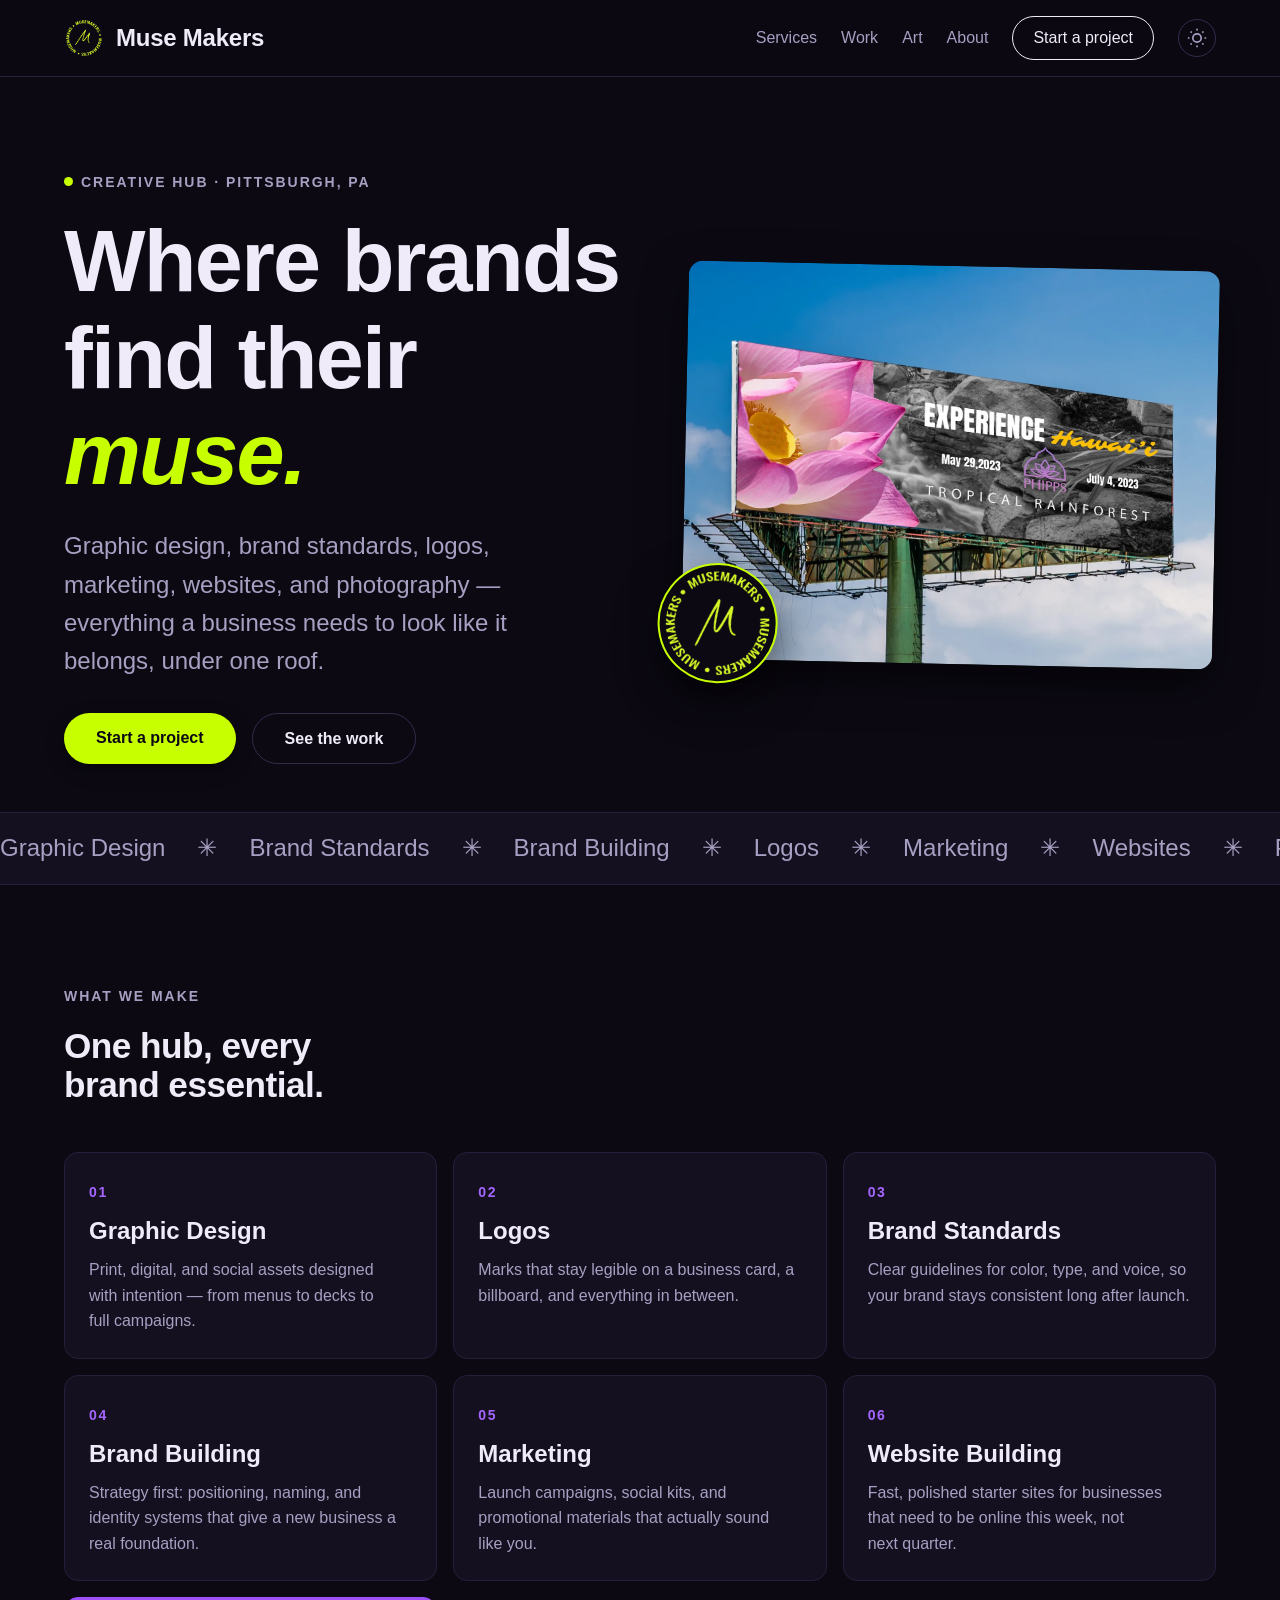
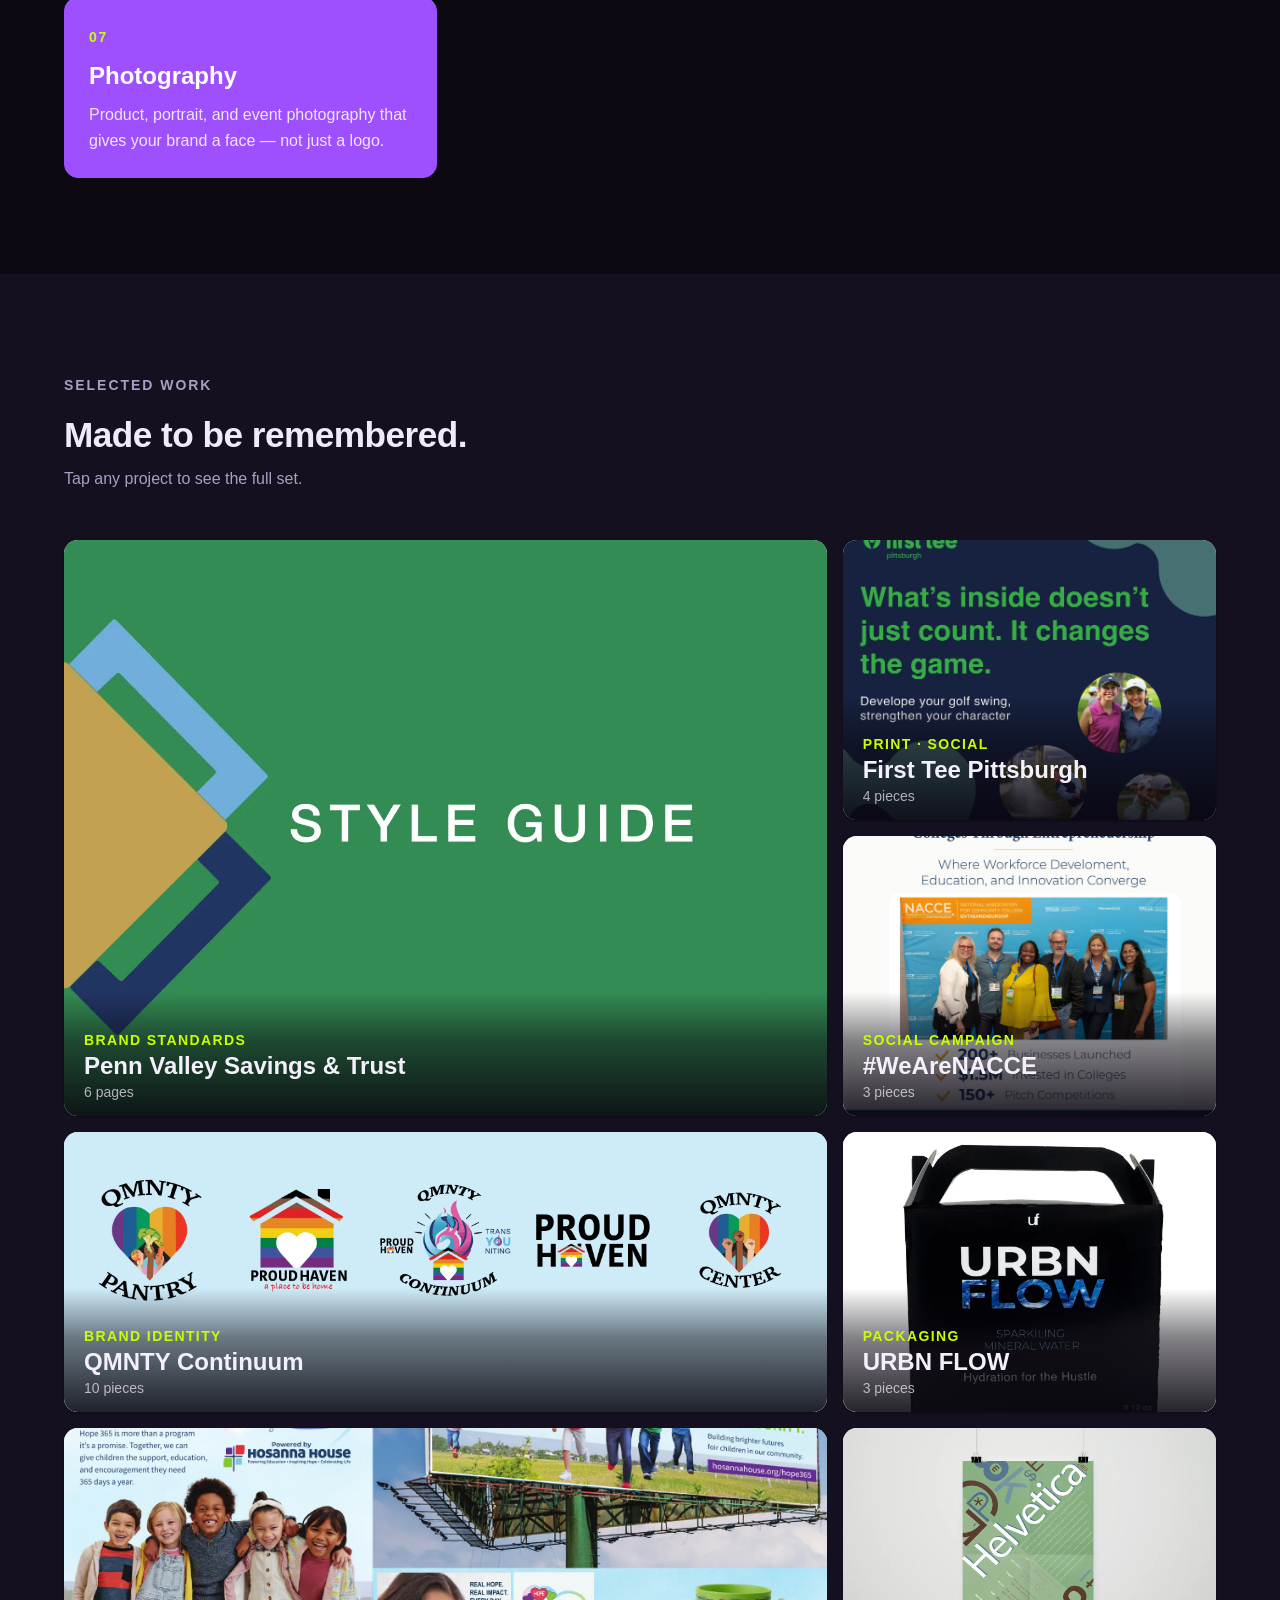
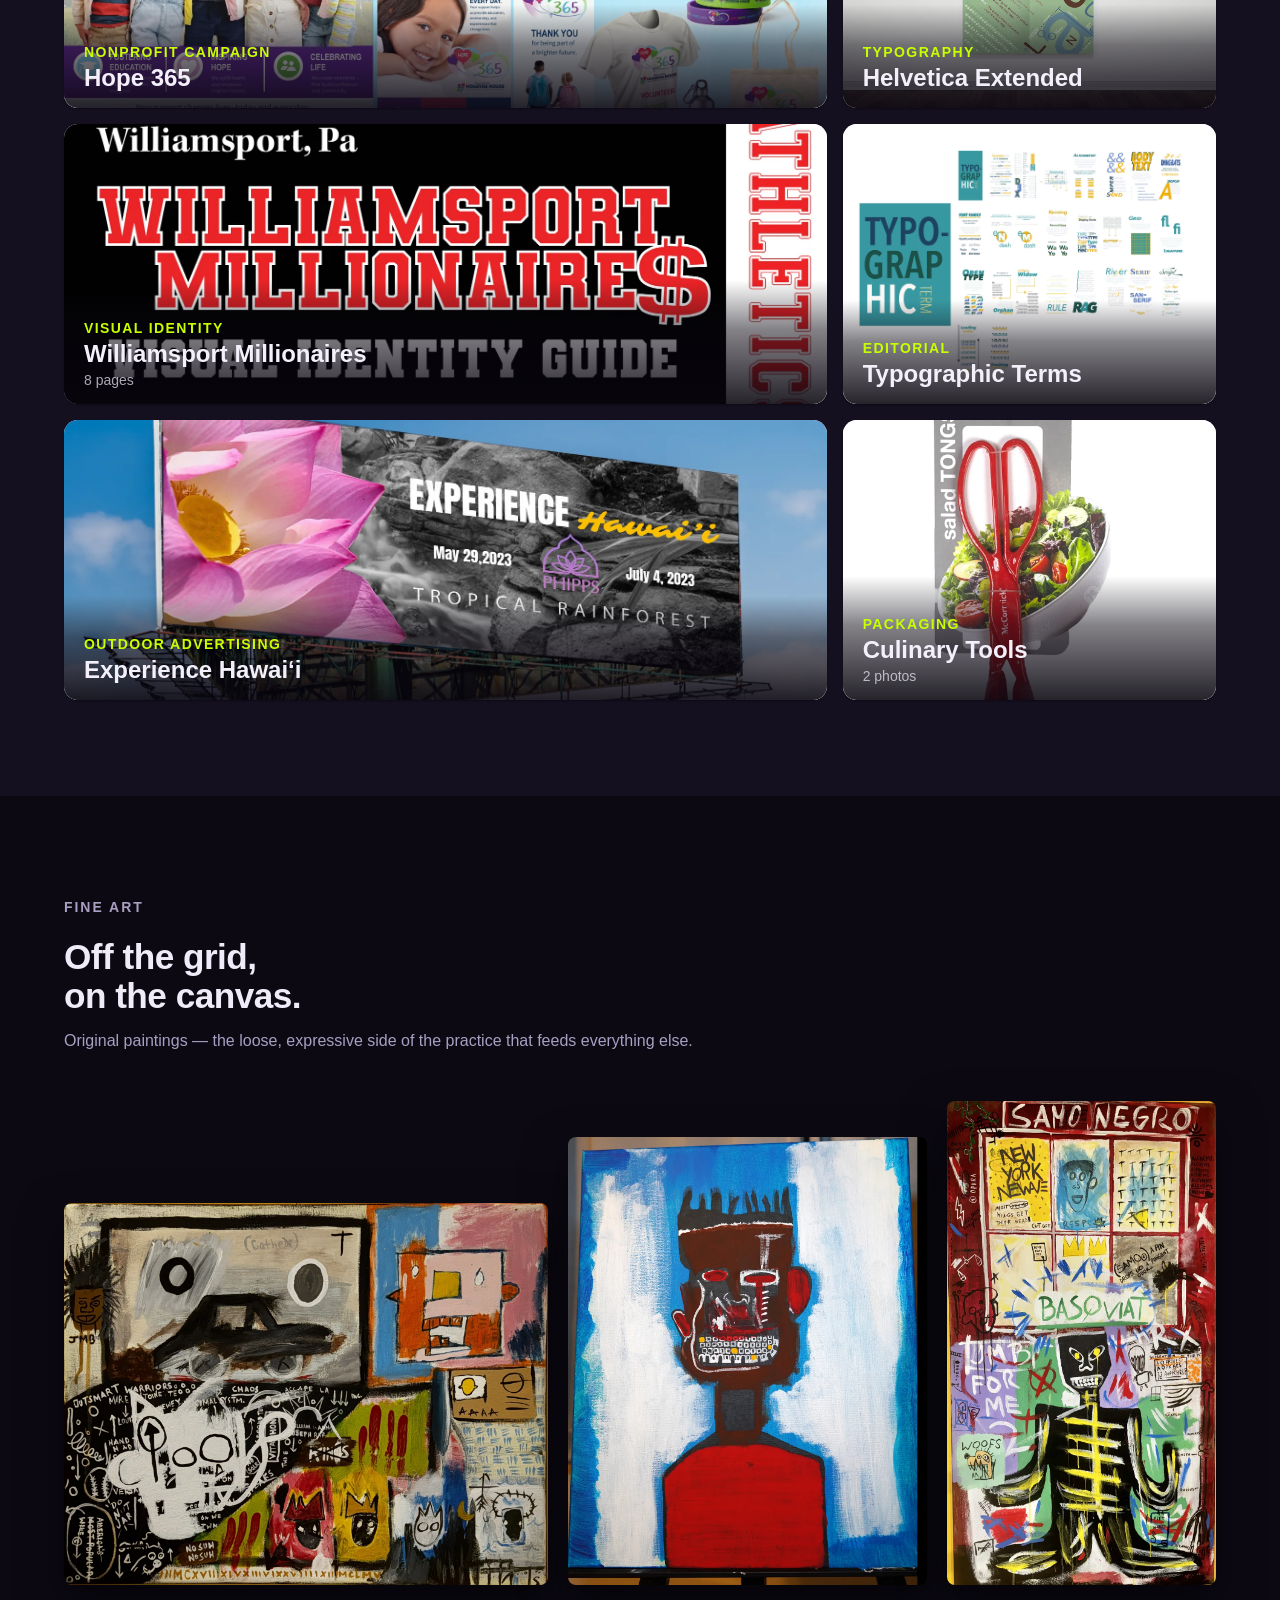
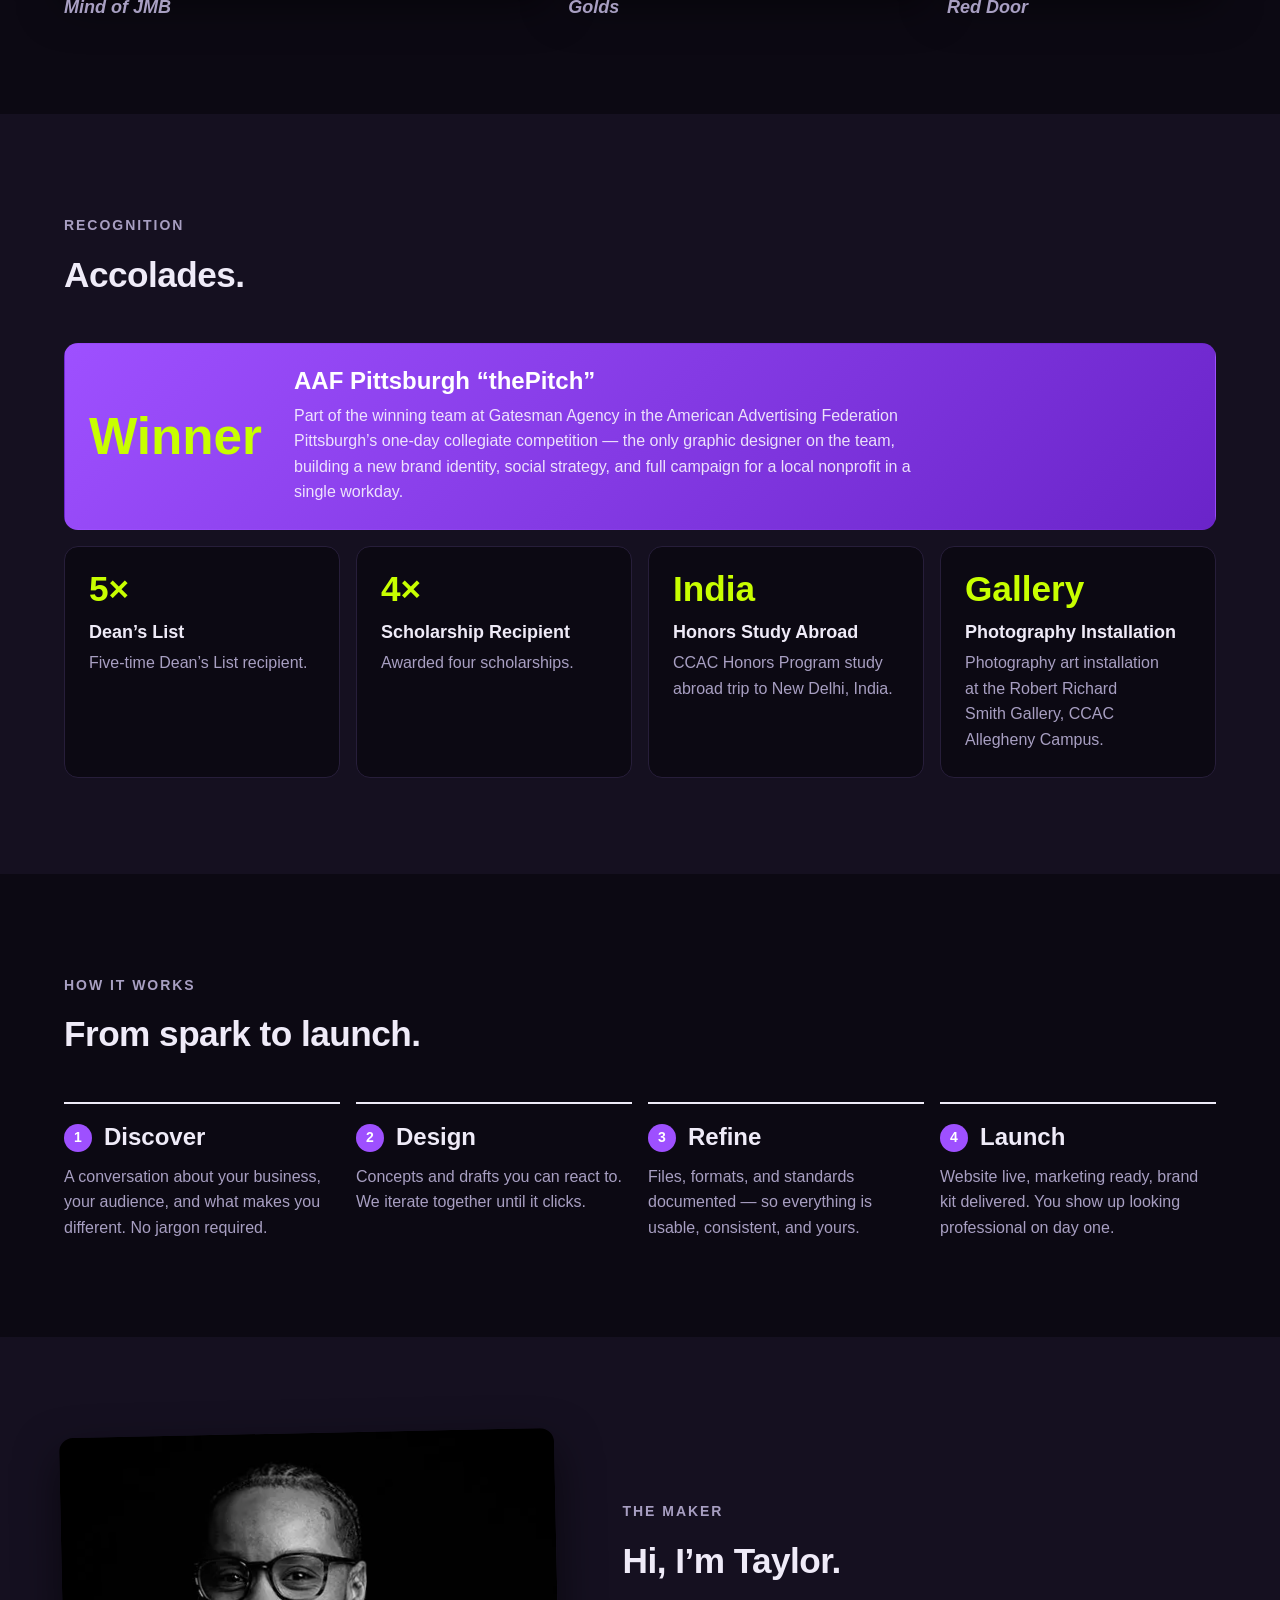
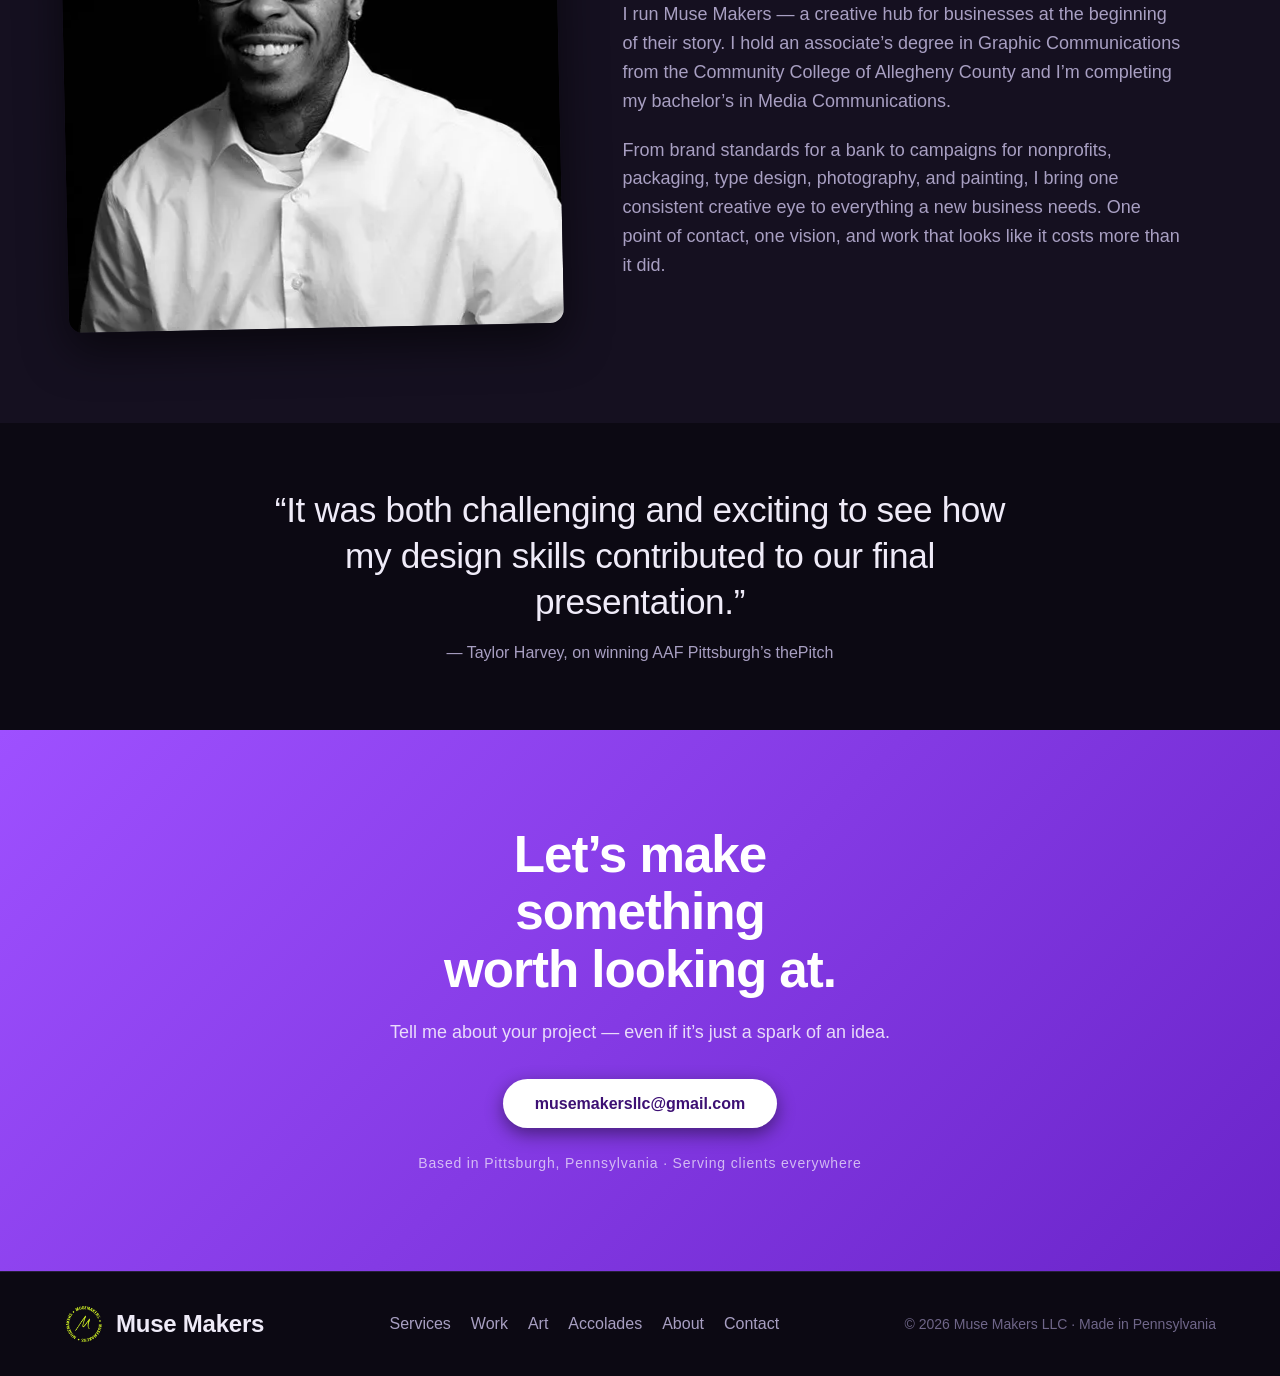
<file: index.html>
<!DOCTYPE html>
<html lang="en">
<head>
  <meta charset="UTF-8" />
  <meta name="viewport" content="width=device-width, initial-scale=1.0" />
  <title>Muse Makers — Creative Hub for Branding, Design & Photography</title>
  <meta name="description" content="Muse Makers is a creative hub specializing in graphic design, brand standards, brand building, logos, marketing, websites, and photography for businesses getting started." />
  <meta property="og:title" content="Muse Makers — Creative Hub" />
  <meta property="og:description" content="Graphic design, branding, logos, marketing, websites, and photography under one roof." />
  <meta property="og:image" content="assets/work/billboard-hawaii.webp" />
  <link rel="icon" href="favicon.png" type="image/png" />
  <link rel="preconnect" href="https://api.fontshare.com" />
  <link href="https://api.fontshare.com/v2/css?f[]=clash-display@400,500,600,700&f[]=satoshi@300,400,500,700&display=swap" rel="stylesheet" />
  <link rel="stylesheet" href="css/style.css" />
</head>
<body>

  <!-- ============ HEADER ============ -->
  <header class="header" id="top">
    <div class="header-inner">
      <a href="#top" class="brand" aria-label="Muse Makers — home">
        <img class="brand-mark" src="assets/logo-badge.png" alt="" />
        <span class="brand-name">Muse&nbsp;Makers</span>
      </a>

      <nav class="nav" aria-label="Primary">
        <a href="#services">Services</a>
        <a href="#work">Work</a>
        <a href="#art">Art</a>
        <a href="#about">About</a>
        <a href="#contact" class="nav-cta">Start a project</a>
      </nav>

      <button class="theme-toggle" data-theme-toggle aria-label="Switch to dark mode">
        <svg width="20" height="20" viewBox="0 0 24 24" fill="none" stroke="currentColor" stroke-width="2"><path d="M21 12.79A9 9 0 1 1 11.21 3 7 7 0 0 0 21 12.79z"/></svg>
      </button>
    </div>
  </header>

  <main>
    <!-- ============ HERO ============ -->
    <section class="hero">
      <div class="hero-copy">
        <p class="eyebrow"><span class="eyebrow-dot" aria-hidden="true"></span>Creative hub · Pittsburgh, PA</p>
        <h1 class="hero-title">Where brands find&nbsp;their <em>muse.</em></h1>
        <p class="hero-sub">
          Graphic design, brand standards, logos, marketing, websites, and photography —
          everything a business needs to look like it belongs, under one roof.
        </p>
        <div class="hero-actions">
          <a class="btn btn-primary" href="#contact">Start a project</a>
          <a class="btn btn-ghost" href="#work">See the work</a>
        </div>
      </div>
      <figure class="hero-figure">
        <img src="assets/work/billboard-hawaii.webp" alt="Experience Hawaii outdoor billboard designed by Taylor Harvey, featuring a pink lotus flower" />
        <img class="hero-sticker" src="assets/logo-badge.png" alt="Muse Makers circular badge logo" />
        <figcaption class="sr-only">A Muse Makers brand kit: stationery, swatches, and logo sketches</figcaption>
      </figure>
    </section>

    <!-- ============ MARQUEE ============ -->
    <div class="marquee" aria-hidden="true">
      <div class="marquee-track">
        <span>Graphic Design</span><span class="marquee-star">✳</span>
        <span>Brand Standards</span><span class="marquee-star">✳</span>
        <span>Brand Building</span><span class="marquee-star">✳</span>
        <span>Logos</span><span class="marquee-star">✳</span>
        <span>Marketing</span><span class="marquee-star">✳</span>
        <span>Websites</span><span class="marquee-star">✳</span>
        <span>Photography</span><span class="marquee-star">✳</span>
        <span>Graphic Design</span><span class="marquee-star">✳</span>
        <span>Brand Standards</span><span class="marquee-star">✳</span>
        <span>Brand Building</span><span class="marquee-star">✳</span>
        <span>Logos</span><span class="marquee-star">✳</span>
        <span>Marketing</span><span class="marquee-star">✳</span>
        <span>Websites</span><span class="marquee-star">✳</span>
        <span>Photography</span><span class="marquee-star">✳</span>
      </div>
    </div>

    <!-- ============ SERVICES ============ -->
    <section class="section" id="services">
      <div class="section-head">
        <p class="eyebrow">What we make</p>
        <h2 class="section-title">One hub, every brand&nbsp;essential.</h2>
      </div>
      <ul class="services" role="list">
        <li class="service">
          <span class="service-num">01</span>
          <h3>Graphic Design</h3>
          <p>Print, digital, and social assets designed with intention — from menus to decks to full campaigns.</p>
        </li>
        <li class="service">
          <span class="service-num">02</span>
          <h3>Logos</h3>
          <p>Marks that stay legible on a business card, a billboard, and everything in between.</p>
        </li>
        <li class="service">
          <span class="service-num">03</span>
          <h3>Brand Standards</h3>
          <p>Clear guidelines for color, type, and voice, so your brand stays consistent long after launch.</p>
        </li>
        <li class="service">
          <span class="service-num">04</span>
          <h3>Brand Building</h3>
          <p>Strategy first: positioning, naming, and identity systems that give a new business a real foundation.</p>
        </li>
        <li class="service">
          <span class="service-num">05</span>
          <h3>Marketing</h3>
          <p>Launch campaigns, social kits, and promotional materials that actually sound like you.</p>
        </li>
        <li class="service">
          <span class="service-num">06</span>
          <h3>Website Building</h3>
          <p>Fast, polished starter sites for businesses that need to be online this week, not next quarter.</p>
        </li>
        <li class="service service-feature">
          <span class="service-num">07</span>
          <h3>Photography</h3>
          <p>Product, portrait, and event photography that gives your brand a face — not just a logo.</p>
        </li>
      </ul>
    </section>

    <!-- ============ WORK ============ -->
    <section class="section section-alt" id="work">
      <div class="section-head">
        <p class="eyebrow">Selected work</p>
        <h2 class="section-title">Made to be&nbsp;remembered.</h2>
        <p class="section-sub">Tap any project to see the full set.</p>
      </div>
      <div class="work-grid">
        <button class="work-card work-card-large" data-title="Penn Valley Savings &amp; Trust" data-label="Brand Standards" data-images="work/pvst-1,work/pvst-4,work/pvst-5,work/pvst-6,work/pvst-7,work/pvst-8">
          <img src="assets/work/pvst-1.webp" alt="Penn Valley Savings &amp; Trust style guide cover with green, gold, and navy diamond mark" loading="lazy" />
          <span class="work-cap"><span class="work-label">Brand Standards</span><span class="work-name">Penn Valley Savings &amp; Trust</span><span class="work-count">6 pages</span></span>
        </button>
        <button class="work-card work-card-wide" data-title="QMNTY Continuum" data-label="Brand Identity · Style Guide" data-images="work/qmnty-logos,work/qmnty-sg-1,work/qmnty-sg-2,work/qmnty-sg-4,work/qmnty-sg-5,work/qmnty-sg-6,work/qmnty-sg-7,work/qmnty-sg-8,work/qmnty-banner,work/qmnty-flyer">
          <img src="assets/work/qmnty-cover.webp" alt="QMNTY Continuum logo family: Continuum, Pantry, Center, Proud Haven and heart mark on light blue" loading="lazy" />
          <span class="work-cap"><span class="work-label">Brand Identity</span><span class="work-name">QMNTY Continuum</span><span class="work-count">10 pieces</span></span>
        </button>
        <button class="work-card work-card-wide" data-title="Hope 365 · Hosanna House" data-label="Nonprofit Campaign" data-images="work/hope365-spread">
          <img src="assets/work/hope365-spread.webp" alt="Hope 365 campaign spread for Hosanna House with billboard, print ad and merchandise" loading="lazy" />
          <span class="work-cap"><span class="work-label">Nonprofit Campaign</span><span class="work-name">Hope 365</span></span>
        </button>
        <button class="work-card work-card-wide" data-title="Williamsport Millionaires Athletics" data-label="Visual Identity Guide" data-images="work/mil-01,work/mil-05,work/mil-06,work/mil-07,work/mil-09,work/mil-10,work/mil-11,work/mil-13">
          <img src="assets/work/mil-01.webp" alt="Williamsport Millionaires Athletics visual identity guide cover in red, black and white" loading="lazy" />
          <span class="work-cap"><span class="work-label">Visual Identity</span><span class="work-name">Williamsport Millionaires</span><span class="work-count">8 pages</span></span>
        </button>
        <button class="work-card" data-title="First Tee Pittsburgh" data-label="Print · Social Campaign" data-images="work/firsttee-social,work/firsttee-brochure-1,work/firsttee-brochure-2,work/firsttee-banner">
          <img src="assets/work/firsttee-social.webp" alt="First Tee Pittsburgh social graphic: What's inside doesn't just count" loading="lazy" />
          <span class="work-cap"><span class="work-label">Print · Social</span><span class="work-name">First Tee Pittsburgh</span><span class="work-count">4 pieces</span></span>
        </button>
        <button class="work-card" data-title="#WeAreNACCE" data-label="Social Campaign" data-images="work/nacce-2,work/nacce-1,work/nacce-3">
          <img src="assets/work/nacce-2.webp" alt="NACCE social graphic: Advancing Community Colleges Through Entrepreneurship" loading="lazy" />
          <span class="work-cap"><span class="work-label">Social Campaign</span><span class="work-name">#WeAreNACCE</span><span class="work-count">3 pieces</span></span>
        </button>
        <button class="work-card" data-title="URBN FLOW Sparkling Water" data-label="Packaging · Campaign" data-images="work/urbnflow-spread,work/urbnflow-1,work/urbnflow-2">
          <img src="assets/work/urbnflow-1.webp" alt="URBN FLOW sparkling mineral water carrier box in black with blue type" loading="lazy" />
          <span class="work-cap"><span class="work-label">Packaging</span><span class="work-name">URBN FLOW</span><span class="work-count">3 pieces</span></span>
        </button>
        <button class="work-card" data-title="Helvetica Extended Type Family" data-label="Typography · Poster" data-images="work/helvetica">
          <img src="assets/work/helvetica.webp" alt="Green Helvetica Extended type family poster hanging on a wall" loading="lazy" />
          <span class="work-cap"><span class="work-label">Typography</span><span class="work-name">Helvetica Extended</span></span>
        </button>
        <button class="work-card" data-title="Typographic Terms" data-label="Editorial Spread" data-images="work/typographic-terms">
          <img src="assets/work/typographic-terms.webp" alt="Typographic Terms portfolio spread in teal and gold" loading="lazy" />
          <span class="work-cap"><span class="work-label">Editorial</span><span class="work-name">Typographic Terms</span></span>
        </button>
        <button class="work-card work-card-wide" data-title="Experience Hawai‘i" data-label="Outdoor Advertising" data-images="work/billboard-hawaii">
          <img src="assets/work/billboard-hawaii.webp" alt="Experience Hawaii Tropical Rainforest billboard with a pink lotus flower" loading="lazy" />
          <span class="work-cap"><span class="work-label">Outdoor Advertising</span><span class="work-name">Experience Hawai‘i</span></span>
        </button>
        <button class="work-card" data-title="Culinary Tools" data-label="Packaging · Product Photography" data-images="work/culinary-1,work/culinary-2">
          <img src="assets/work/culinary-2.webp" alt="Red salad tongs in Culinary Tools blister packaging" loading="lazy" />
          <span class="work-cap"><span class="work-label">Packaging</span><span class="work-name">Culinary Tools</span><span class="work-count">2 photos</span></span>
        </button>
      </div>
    </section>

    <!-- ============ FINE ART ============ -->
    <section class="section" id="art">
      <div class="section-head">
        <p class="eyebrow">Fine art</p>
        <h2 class="section-title">Off the grid, on the&nbsp;canvas.</h2>
        <p class="section-sub">Original paintings — the loose, expressive side of the practice that feeds everything else.</p>
      </div>
      <div class="art-grid">
        <button class="art-piece" data-title="Mind of JMB" data-label="Painting" data-images="work/art-mind-of-jmb">
          <img src="assets/work/art-mind-of-jmb.webp" alt="Mind of JMB, a layered expressive painting with collage-like figures, text, and bold color" loading="lazy" />
          <span class="art-title">Mind of JMB</span>
        </button>
        <button class="art-piece" data-title="Golds" data-label="Painting" data-images="work/art-golds">
          <img src="assets/work/art-golds.webp" alt="Golds, a painted portrait of a figure with a red shirt and gold teeth against a pale blue background" loading="lazy" />
          <span class="art-title">Golds</span>
        </button>
        <button class="art-piece" data-title="Red Door" data-label="Painting" data-images="work/art-red-door">
          <img src="assets/work/art-red-door.webp" alt="Red Door, a tall mixed-media painting with a skeletal figure, crowns, and handwritten text" loading="lazy" />
          <span class="art-title">Red Door</span>
        </button>
      </div>
    </section>

    <!-- ============ ACCOLADES ============ -->
    <section class="section section-alt" id="accolades">
      <div class="section-head">
        <p class="eyebrow">Recognition</p>
        <h2 class="section-title">Accolades.</h2>
      </div>
      <ul class="accolades" role="list">
        <li class="accolade accolade-feature">
          <span class="accolade-big">Winner</span>
          <h3>AAF Pittsburgh “thePitch”</h3>
          <p>Part of the winning team at Gatesman Agency in the American Advertising Federation Pittsburgh’s one-day collegiate competition — the only graphic designer on the team, building a new brand identity, social strategy, and full campaign for a local nonprofit in a single workday.</p>
        </li>
        <li class="accolade">
          <span class="accolade-big">5×</span>
          <h3>Dean’s List</h3>
          <p>Five-time Dean’s List recipient.</p>
        </li>
        <li class="accolade">
          <span class="accolade-big">4×</span>
          <h3>Scholarship Recipient</h3>
          <p>Awarded four scholarships.</p>
        </li>
        <li class="accolade">
          <span class="accolade-big">India</span>
          <h3>Honors Study Abroad</h3>
          <p>CCAC Honors Program study abroad trip to New Delhi, India.</p>
        </li>
        <li class="accolade">
          <span class="accolade-big">Gallery</span>
          <h3>Photography Installation</h3>
          <p>Photography art installation at the Robert Richard Smith Gallery, CCAC Allegheny Campus.</p>
        </li>
      </ul>
    </section>

    <!-- ============ PROCESS ============ -->
    <section class="section" id="process">
      <div class="section-head">
        <p class="eyebrow">How it works</p>
        <h2 class="section-title">From spark to&nbsp;launch.</h2>
      </div>
      <ol class="process" role="list">
        <li>
          <h3><span class="process-step">1</span> Discover</h3>
          <p>A conversation about your business, your audience, and what makes you different. No jargon required.</p>
        </li>
        <li>
          <h3><span class="process-step">2</span> Design</h3>
          <p>Concepts and drafts you can react to. We iterate together until it clicks.</p>
        </li>
        <li>
          <h3><span class="process-step">3</span> Refine</h3>
          <p>Files, formats, and standards documented — so everything is usable, consistent, and yours.</p>
        </li>
        <li>
          <h3><span class="process-step">4</span> Launch</h3>
          <p>Website live, marketing ready, brand kit delivered. You show up looking professional on day one.</p>
        </li>
      </ol>
    </section>

    <!-- ============ ABOUT ============ -->
    <section class="section section-alt" id="about">
      <div class="about-grid">
        <figure class="about-figure">
          <img src="assets/portrait-taylor.webp" alt="Portrait of Taylor Harvey, founder of Muse Makers, smiling in glasses and a white shirt" />
        </figure>
        <div class="about-copy">
          <p class="eyebrow">The maker</p>
          <h2 class="section-title">Hi, I’m Taylor.</h2>
          <p>
            I run Muse Makers — a creative hub for businesses at the beginning of their story.
            I hold an associate’s degree in Graphic Communications from the Community College of
            Allegheny County and I’m completing my bachelor’s in Media Communications.
          </p>
          <p>
            From brand standards for a bank to campaigns for nonprofits, packaging, type design,
            photography, and painting, I bring one consistent creative eye to everything a new
            business needs. One point of contact, one vision, and work that looks like it costs
            more than it did.
          </p>
        </div>
      </div>
    </section>

    <!-- ============ QUOTE ============ -->
    <section class="quote-wrap">
      <blockquote class="quote">
        “It was both challenging and exciting to see how my design skills contributed to our final presentation.”
      </blockquote>
      <p class="quote-attr">— Taylor Harvey, on winning AAF Pittsburgh’s thePitch</p>
    </section>

    <!-- ============ CONTACT ============ -->
    <section class="contact" id="contact">
      <h2 class="contact-title">Let’s make something worth&nbsp;looking&nbsp;at.</h2>
      <p class="contact-sub">Tell me about your project — even if it’s just a spark of an idea.</p>
      <div class="contact-actions">
        <a class="btn btn-primary" href="mailto:musemakersllc@gmail.com?subject=Project%20inquiry%20%E2%80%94%20Muse%20Makers">musemakersllc@gmail.com</a>
      </div>
      <p class="contact-note">Based in Pittsburgh, Pennsylvania · Serving clients everywhere</p>
    </section>

    <!-- ============ LIGHTBOX ============ -->
    <dialog class="lightbox" id="lightbox" aria-label="Project gallery">
      <div class="lb-top">
        <div><span class="lb-label" id="lb-label"></span><span class="lb-title" id="lb-title"></span></div>
        <button class="lb-close" id="lb-close" aria-label="Close gallery">✕</button>
      </div>
      <div class="lb-stage">
        <button class="lb-nav lb-prev" id="lb-prev" aria-label="Previous image">‹</button>
        <img id="lb-img" alt="" />
        <button class="lb-nav lb-next" id="lb-next" aria-label="Next image">›</button>
      </div>
      <p class="lb-count" id="lb-count"></p>
    </dialog>
  </main>

  <!-- ============ FOOTER ============ -->
  <footer class="footer">
    <div class="footer-inner">
      <a href="#top" class="brand brand-footer" aria-label="Back to top">
        <img class="brand-mark" src="assets/logo-badge.png" alt="" />
        <span class="brand-name">Muse&nbsp;Makers</span>
      </a>
      <nav class="footer-nav" aria-label="Footer">
        <a href="#services">Services</a>
        <a href="#work">Work</a>
        <a href="#art">Art</a>
        <a href="#accolades">Accolades</a>
        <a href="#about">About</a>
        <a href="#contact">Contact</a>
      </nav>
      <p class="footer-note">© 2026 Muse Makers LLC · Made in Pennsylvania</p>
    </div>
  </footer>

  <script src="js/script.js"></script>
</body>
</html>
</file>
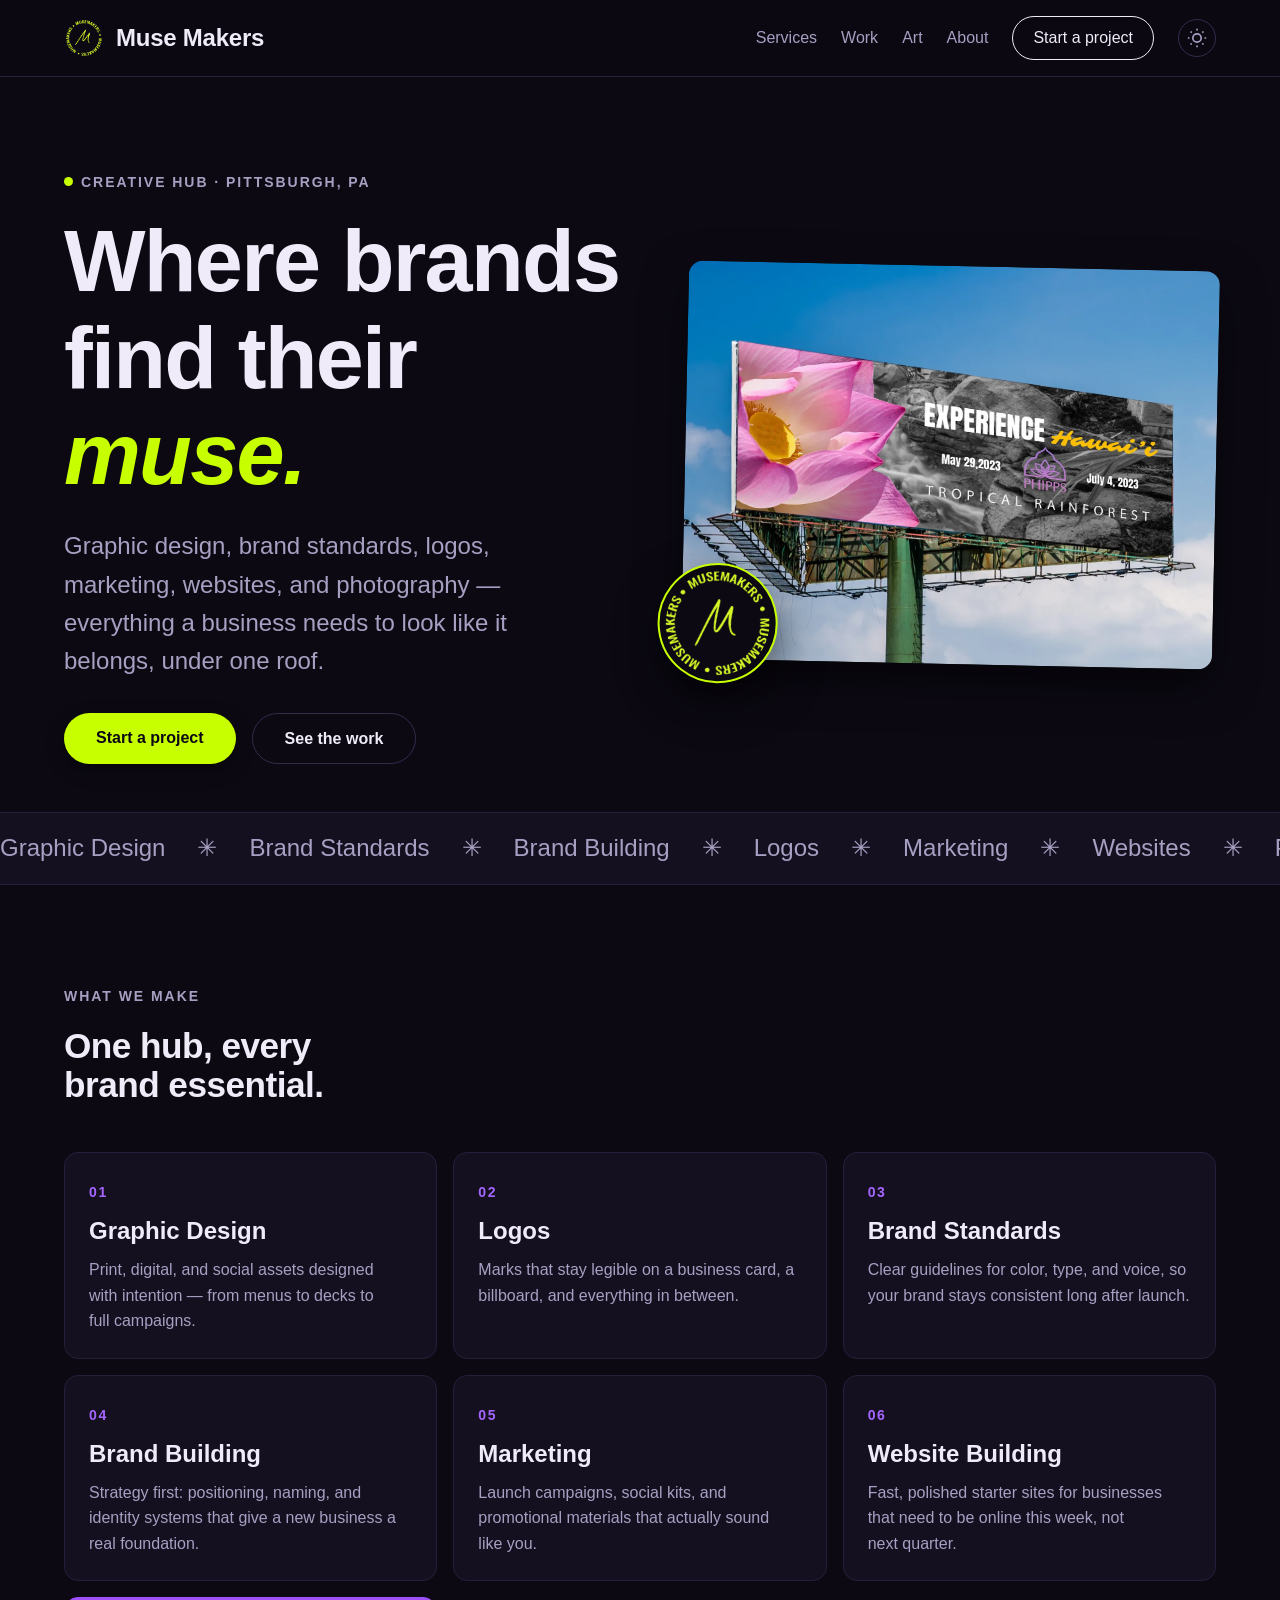
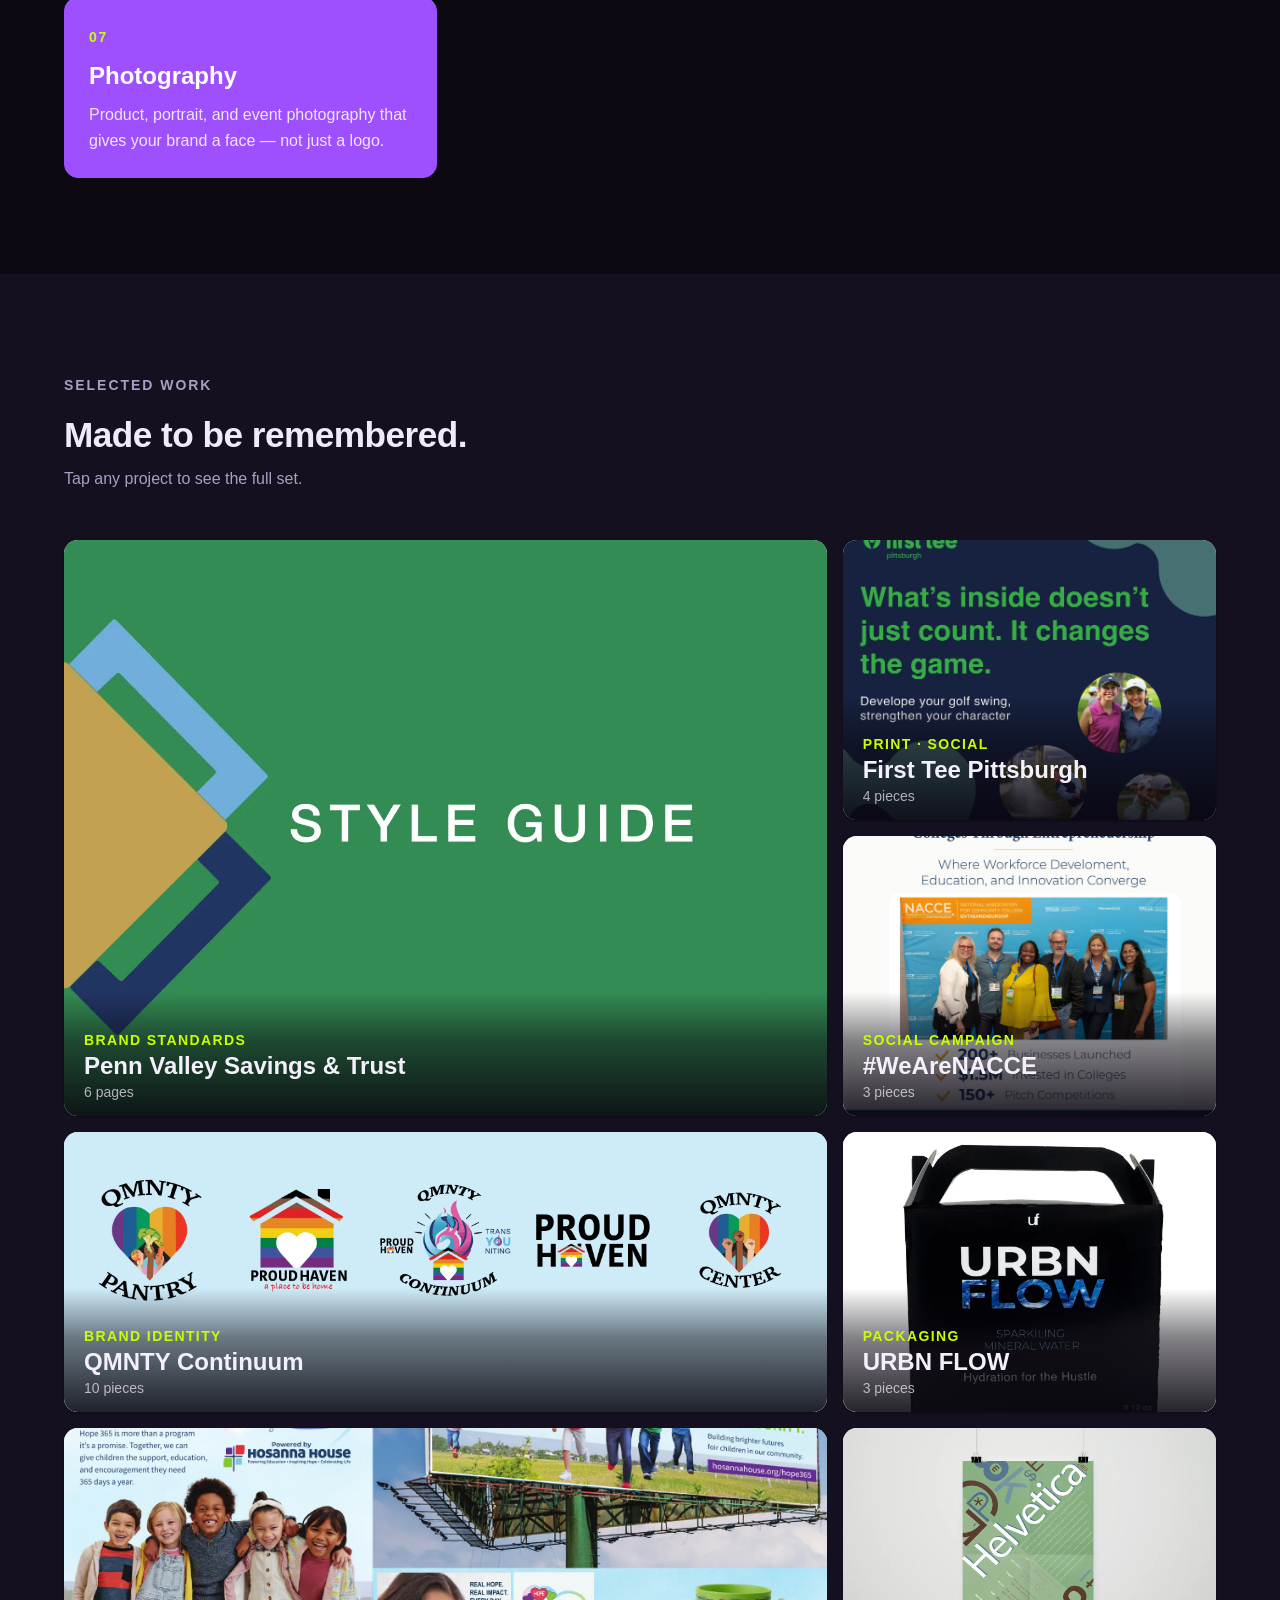
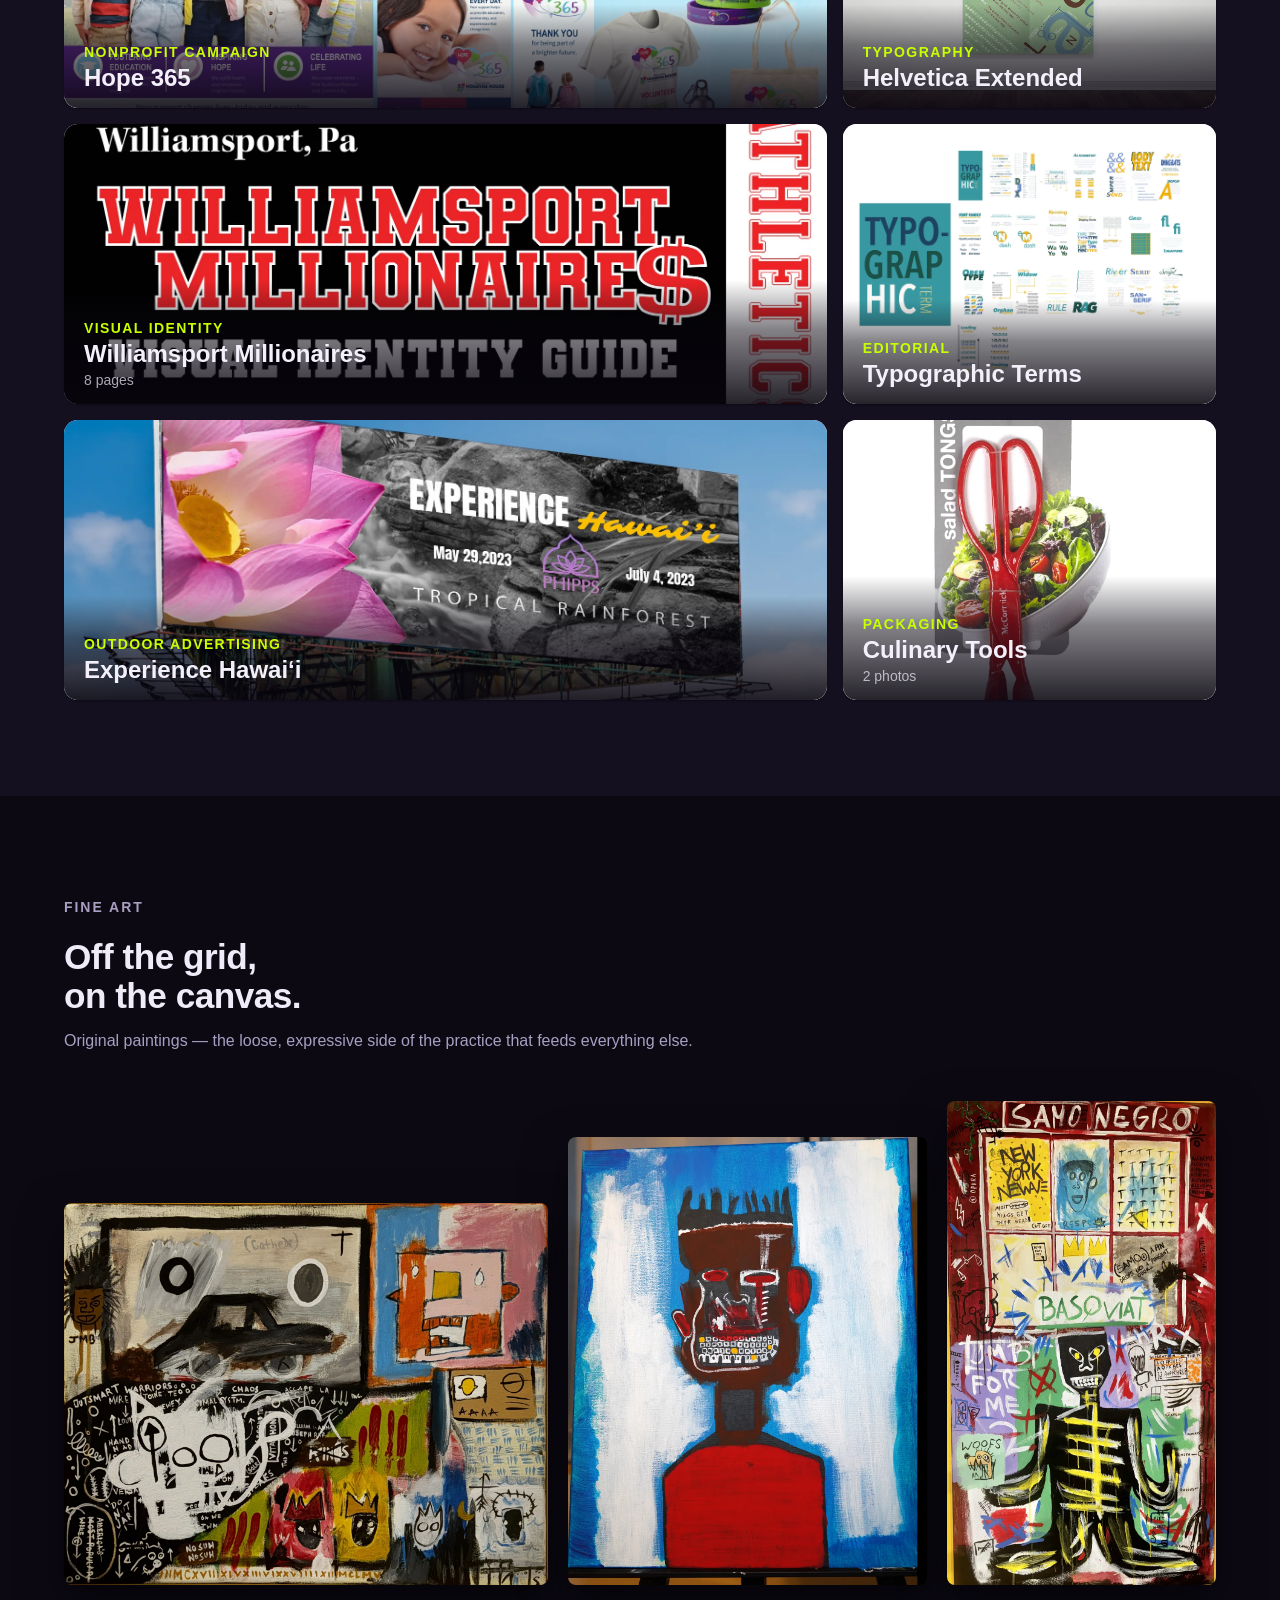
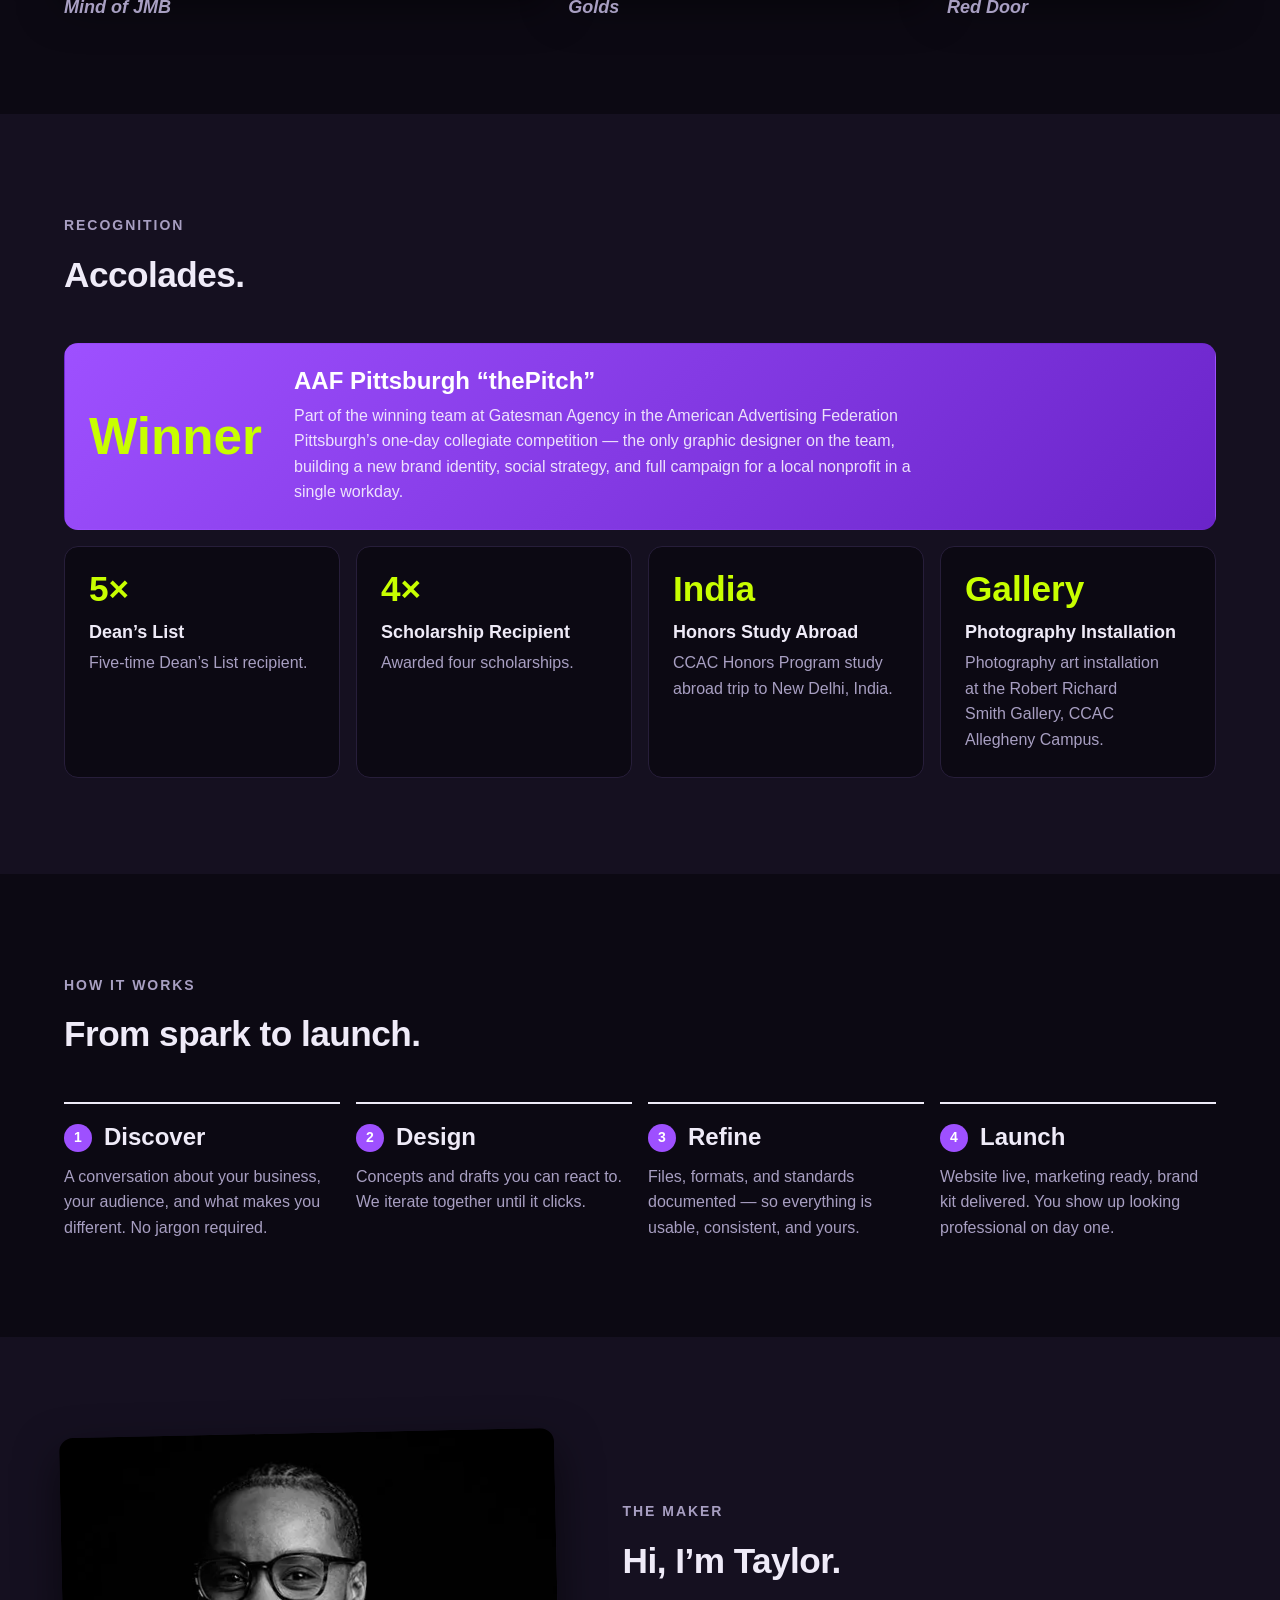
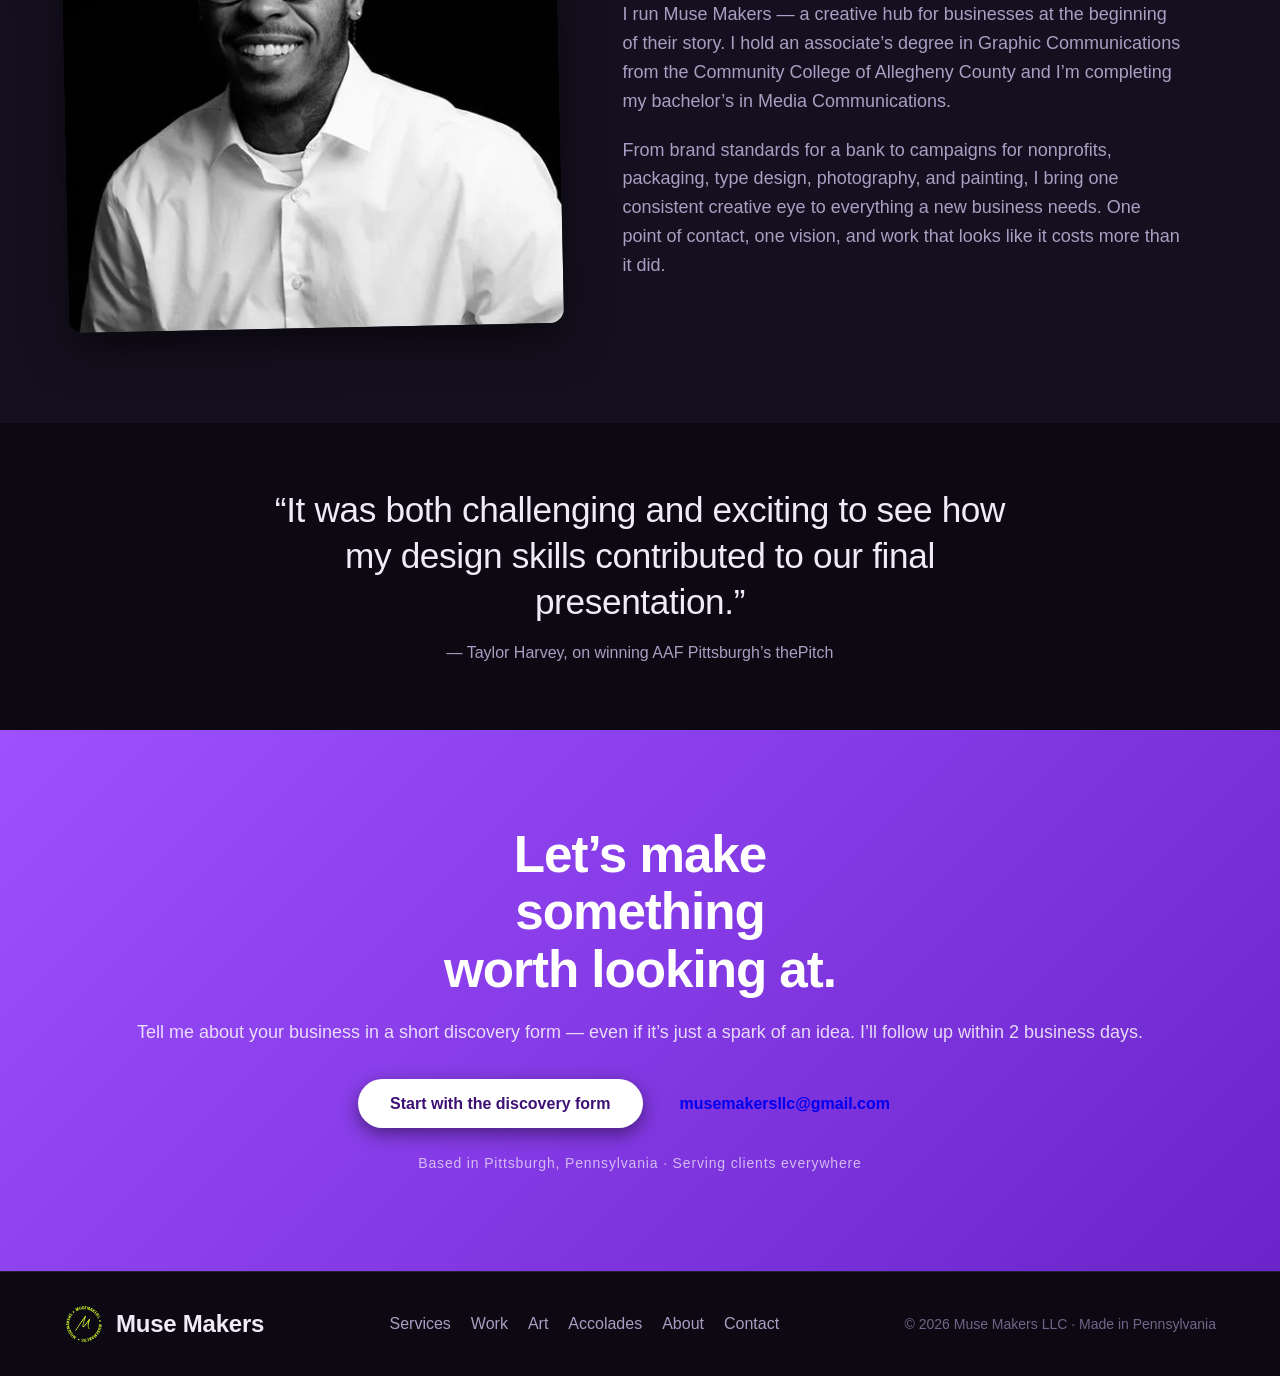
<file: index.html (site update).html>
<!DOCTYPE html>
<html lang="en">
<head>
  <meta charset="UTF-8" />
  <meta name="viewport" content="width=device-width, initial-scale=1.0" />
  <title>Muse Makers — Creative Hub for Branding, Design & Photography</title>
  <meta name="description" content="Muse Makers is a creative hub specializing in graphic design, brand standards, brand building, logos, marketing, websites, and photography for businesses getting started." />
  <meta property="og:title" content="Muse Makers — Creative Hub" />
  <meta property="og:description" content="Graphic design, branding, logos, marketing, websites, and photography under one roof." />
  <meta property="og:image" content="assets/work/billboard-hawaii.webp" />
  <link rel="icon" href="favicon.png" type="image/png" />
  <link rel="preconnect" href="https://api.fontshare.com" />
  <link href="https://api.fontshare.com/v2/css?f[]=clash-display@400,500,600,700&f[]=satoshi@300,400,500,700&display=swap" rel="stylesheet" />
  <link rel="stylesheet" href="css/style.css" />
</head>
<body>

  <!-- ============ HEADER ============ -->
  <header class="header" id="top">
    <div class="header-inner">
      <a href="#top" class="brand" aria-label="Muse Makers — home">
        <img class="brand-mark" src="assets/logo-badge.png" alt="" />
        <span class="brand-name">Muse&nbsp;Makers</span>
      </a>

      <nav class="nav" aria-label="Primary">
        <a href="#services">Services</a>
        <a href="#work">Work</a>
        <a href="#art">Art</a>
        <a href="#about">About</a>
        <a href="#contact" class="nav-cta">Start a project</a>
      </nav>

      <button class="theme-toggle" data-theme-toggle aria-label="Switch to dark mode">
        <svg width="20" height="20" viewBox="0 0 24 24" fill="none" stroke="currentColor" stroke-width="2"><path d="M21 12.79A9 9 0 1 1 11.21 3 7 7 0 0 0 21 12.79z"/></svg>
      </button>
    </div>
  </header>

  <main>
    <!-- ============ HERO ============ -->
    <section class="hero">
      <div class="hero-copy">
        <p class="eyebrow"><span class="eyebrow-dot" aria-hidden="true"></span>Creative hub · Pittsburgh, PA</p>
        <h1 class="hero-title">Where brands find&nbsp;their <em>muse.</em></h1>
        <p class="hero-sub">
          Graphic design, brand standards, logos, marketing, websites, and photography —
          everything a business needs to look like it belongs, under one roof.
        </p>
        <div class="hero-actions">
          <a class="btn btn-primary" href="#contact">Start a project</a>
          <a class="btn btn-ghost" href="#work">See the work</a>
        </div>
      </div>
      <figure class="hero-figure">
        <img src="assets/work/billboard-hawaii.webp" alt="Experience Hawaii outdoor billboard designed by Taylor Harvey, featuring a pink lotus flower" />
        <img class="hero-sticker" src="assets/logo-badge.png" alt="Muse Makers circular badge logo" />
        <figcaption class="sr-only">A Muse Makers brand kit: stationery, swatches, and logo sketches</figcaption>
      </figure>
    </section>

    <!-- ============ MARQUEE ============ -->
    <div class="marquee" aria-hidden="true">
      <div class="marquee-track">
        <span>Graphic Design</span><span class="marquee-star">✳</span>
        <span>Brand Standards</span><span class="marquee-star">✳</span>
        <span>Brand Building</span><span class="marquee-star">✳</span>
        <span>Logos</span><span class="marquee-star">✳</span>
        <span>Marketing</span><span class="marquee-star">✳</span>
        <span>Websites</span><span class="marquee-star">✳</span>
        <span>Photography</span><span class="marquee-star">✳</span>
        <span>Graphic Design</span><span class="marquee-star">✳</span>
        <span>Brand Standards</span><span class="marquee-star">✳</span>
        <span>Brand Building</span><span class="marquee-star">✳</span>
        <span>Logos</span><span class="marquee-star">✳</span>
        <span>Marketing</span><span class="marquee-star">✳</span>
        <span>Websites</span><span class="marquee-star">✳</span>
        <span>Photography</span><span class="marquee-star">✳</span>
      </div>
    </div>

    <!-- ============ SERVICES ============ -->
    <section class="section" id="services">
      <div class="section-head">
        <p class="eyebrow">What we make</p>
        <h2 class="section-title">One hub, every brand&nbsp;essential.</h2>
      </div>
      <ul class="services" role="list">
        <li class="service">
          <span class="service-num">01</span>
          <h3>Graphic Design</h3>
          <p>Print, digital, and social assets designed with intention — from menus to decks to full campaigns.</p>
        </li>
        <li class="service">
          <span class="service-num">02</span>
          <h3>Logos</h3>
          <p>Marks that stay legible on a business card, a billboard, and everything in between.</p>
        </li>
        <li class="service">
          <span class="service-num">03</span>
          <h3>Brand Standards</h3>
          <p>Clear guidelines for color, type, and voice, so your brand stays consistent long after launch.</p>
        </li>
        <li class="service">
          <span class="service-num">04</span>
          <h3>Brand Building</h3>
          <p>Strategy first: positioning, naming, and identity systems that give a new business a real foundation.</p>
        </li>
        <li class="service">
          <span class="service-num">05</span>
          <h3>Marketing</h3>
          <p>Launch campaigns, social kits, and promotional materials that actually sound like you.</p>
        </li>
        <li class="service">
          <span class="service-num">06</span>
          <h3>Website Building</h3>
          <p>Fast, polished starter sites for businesses that need to be online this week, not next quarter.</p>
        </li>
        <li class="service service-feature">
          <span class="service-num">07</span>
          <h3>Photography</h3>
          <p>Product, portrait, and event photography that gives your brand a face — not just a logo.</p>
        </li>
      </ul>
    </section>

    <!-- ============ WORK ============ -->
    <section class="section section-alt" id="work">
      <div class="section-head">
        <p class="eyebrow">Selected work</p>
        <h2 class="section-title">Made to be&nbsp;remembered.</h2>
        <p class="section-sub">Tap any project to see the full set.</p>
      </div>
      <div class="work-grid">
        <button class="work-card work-card-large" data-title="Penn Valley Savings &amp; Trust" data-label="Brand Standards" data-images="work/pvst-1,work/pvst-4,work/pvst-5,work/pvst-6,work/pvst-7,work/pvst-8">
          <img src="assets/work/pvst-1.webp" alt="Penn Valley Savings &amp; Trust style guide cover with green, gold, and navy diamond mark" loading="lazy" />
          <span class="work-cap"><span class="work-label">Brand Standards</span><span class="work-name">Penn Valley Savings &amp; Trust</span><span class="work-count">6 pages</span></span>
        </button>
        <button class="work-card work-card-wide" data-title="QMNTY Continuum" data-label="Brand Identity · Style Guide" data-images="work/qmnty-logos,work/qmnty-sg-1,work/qmnty-sg-2,work/qmnty-sg-4,work/qmnty-sg-5,work/qmnty-sg-6,work/qmnty-sg-7,work/qmnty-sg-8,work/qmnty-banner,work/qmnty-flyer">
          <img src="assets/work/qmnty-cover.webp" alt="QMNTY Continuum logo family: Continuum, Pantry, Center, Proud Haven and heart mark on light blue" loading="lazy" />
          <span class="work-cap"><span class="work-label">Brand Identity</span><span class="work-name">QMNTY Continuum</span><span class="work-count">10 pieces</span></span>
        </button>
        <button class="work-card work-card-wide" data-title="Hope 365 · Hosanna House" data-label="Nonprofit Campaign" data-images="work/hope365-spread">
          <img src="assets/work/hope365-spread.webp" alt="Hope 365 campaign spread for Hosanna House with billboard, print ad and merchandise" loading="lazy" />
          <span class="work-cap"><span class="work-label">Nonprofit Campaign</span><span class="work-name">Hope 365</span></span>
        </button>
        <button class="work-card work-card-wide" data-title="Williamsport Millionaires Athletics" data-label="Visual Identity Guide" data-images="work/mil-01,work/mil-05,work/mil-06,work/mil-07,work/mil-09,work/mil-10,work/mil-11,work/mil-13">
          <img src="assets/work/mil-01.webp" alt="Williamsport Millionaires Athletics visual identity guide cover in red, black and white" loading="lazy" />
          <span class="work-cap"><span class="work-label">Visual Identity</span><span class="work-name">Williamsport Millionaires</span><span class="work-count">8 pages</span></span>
        </button>
        <button class="work-card" data-title="First Tee Pittsburgh" data-label="Print · Social Campaign" data-images="work/firsttee-social,work/firsttee-brochure-1,work/firsttee-brochure-2,work/firsttee-banner">
          <img src="assets/work/firsttee-social.webp" alt="First Tee Pittsburgh social graphic: What's inside doesn't just count" loading="lazy" />
          <span class="work-cap"><span class="work-label">Print · Social</span><span class="work-name">First Tee Pittsburgh</span><span class="work-count">4 pieces</span></span>
        </button>
        <button class="work-card" data-title="#WeAreNACCE" data-label="Social Campaign" data-images="work/nacce-2,work/nacce-1,work/nacce-3">
          <img src="assets/work/nacce-2.webp" alt="NACCE social graphic: Advancing Community Colleges Through Entrepreneurship" loading="lazy" />
          <span class="work-cap"><span class="work-label">Social Campaign</span><span class="work-name">#WeAreNACCE</span><span class="work-count">3 pieces</span></span>
        </button>
        <button class="work-card" data-title="URBN FLOW Sparkling Water" data-label="Packaging · Campaign" data-images="work/urbnflow-spread,work/urbnflow-1,work/urbnflow-2">
          <img src="assets/work/urbnflow-1.webp" alt="URBN FLOW sparkling mineral water carrier box in black with blue type" loading="lazy" />
          <span class="work-cap"><span class="work-label">Packaging</span><span class="work-name">URBN FLOW</span><span class="work-count">3 pieces</span></span>
        </button>
        <button class="work-card" data-title="Helvetica Extended Type Family" data-label="Typography · Poster" data-images="work/helvetica">
          <img src="assets/work/helvetica.webp" alt="Green Helvetica Extended type family poster hanging on a wall" loading="lazy" />
          <span class="work-cap"><span class="work-label">Typography</span><span class="work-name">Helvetica Extended</span></span>
        </button>
        <button class="work-card" data-title="Typographic Terms" data-label="Editorial Spread" data-images="work/typographic-terms">
          <img src="assets/work/typographic-terms.webp" alt="Typographic Terms portfolio spread in teal and gold" loading="lazy" />
          <span class="work-cap"><span class="work-label">Editorial</span><span class="work-name">Typographic Terms</span></span>
        </button>
        <button class="work-card work-card-wide" data-title="Experience Hawai‘i" data-label="Outdoor Advertising" data-images="work/billboard-hawaii">
          <img src="assets/work/billboard-hawaii.webp" alt="Experience Hawaii Tropical Rainforest billboard with a pink lotus flower" loading="lazy" />
          <span class="work-cap"><span class="work-label">Outdoor Advertising</span><span class="work-name">Experience Hawai‘i</span></span>
        </button>
        <button class="work-card" data-title="Culinary Tools" data-label="Packaging · Product Photography" data-images="work/culinary-1,work/culinary-2">
          <img src="assets/work/culinary-2.webp" alt="Red salad tongs in Culinary Tools blister packaging" loading="lazy" />
          <span class="work-cap"><span class="work-label">Packaging</span><span class="work-name">Culinary Tools</span><span class="work-count">2 photos</span></span>
        </button>
      </div>
    </section>

    <!-- ============ FINE ART ============ -->
    <section class="section" id="art">
      <div class="section-head">
        <p class="eyebrow">Fine art</p>
        <h2 class="section-title">Off the grid, on the&nbsp;canvas.</h2>
        <p class="section-sub">Original paintings — the loose, expressive side of the practice that feeds everything else.</p>
      </div>
      <div class="art-grid">
        <button class="art-piece" data-title="Mind of JMB" data-label="Painting" data-images="work/art-mind-of-jmb">
          <img src="assets/work/art-mind-of-jmb.webp" alt="Mind of JMB, a layered expressive painting with collage-like figures, text, and bold color" loading="lazy" />
          <span class="art-title">Mind of JMB</span>
        </button>
        <button class="art-piece" data-title="Golds" data-label="Painting" data-images="work/art-golds">
          <img src="assets/work/art-golds.webp" alt="Golds, a painted portrait of a figure with a red shirt and gold teeth against a pale blue background" loading="lazy" />
          <span class="art-title">Golds</span>
        </button>
        <button class="art-piece" data-title="Red Door" data-label="Painting" data-images="work/art-red-door">
          <img src="assets/work/art-red-door.webp" alt="Red Door, a tall mixed-media painting with a skeletal figure, crowns, and handwritten text" loading="lazy" />
          <span class="art-title">Red Door</span>
        </button>
      </div>
    </section>

    <!-- ============ ACCOLADES ============ -->
    <section class="section section-alt" id="accolades">
      <div class="section-head">
        <p class="eyebrow">Recognition</p>
        <h2 class="section-title">Accolades.</h2>
      </div>
      <ul class="accolades" role="list">
        <li class="accolade accolade-feature">
          <span class="accolade-big">Winner</span>
          <h3>AAF Pittsburgh “thePitch”</h3>
          <p>Part of the winning team at Gatesman Agency in the American Advertising Federation Pittsburgh’s one-day collegiate competition — the only graphic designer on the team, building a new brand identity, social strategy, and full campaign for a local nonprofit in a single workday.</p>
        </li>
        <li class="accolade">
          <span class="accolade-big">5×</span>
          <h3>Dean’s List</h3>
          <p>Five-time Dean’s List recipient.</p>
        </li>
        <li class="accolade">
          <span class="accolade-big">4×</span>
          <h3>Scholarship Recipient</h3>
          <p>Awarded four scholarships.</p>
        </li>
        <li class="accolade">
          <span class="accolade-big">India</span>
          <h3>Honors Study Abroad</h3>
          <p>CCAC Honors Program study abroad trip to New Delhi, India.</p>
        </li>
        <li class="accolade">
          <span class="accolade-big">Gallery</span>
          <h3>Photography Installation</h3>
          <p>Photography art installation at the Robert Richard Smith Gallery, CCAC Allegheny Campus.</p>
        </li>
      </ul>
    </section>

    <!-- ============ PROCESS ============ -->
    <section class="section" id="process">
      <div class="section-head">
        <p class="eyebrow">How it works</p>
        <h2 class="section-title">From spark to&nbsp;launch.</h2>
      </div>
      <ol class="process" role="list">
        <li>
          <h3><span class="process-step">1</span> Discover</h3>
          <p>A conversation about your business, your audience, and what makes you different. No jargon required.</p>
        </li>
        <li>
          <h3><span class="process-step">2</span> Design</h3>
          <p>Concepts and drafts you can react to. We iterate together until it clicks.</p>
        </li>
        <li>
          <h3><span class="process-step">3</span> Refine</h3>
          <p>Files, formats, and standards documented — so everything is usable, consistent, and yours.</p>
        </li>
        <li>
          <h3><span class="process-step">4</span> Launch</h3>
          <p>Website live, marketing ready, brand kit delivered. You show up looking professional on day one.</p>
        </li>
      </ol>
    </section>

    <!-- ============ ABOUT ============ -->
    <section class="section section-alt" id="about">
      <div class="about-grid">
        <figure class="about-figure">
          <img src="assets/portrait-taylor.webp" alt="Portrait of Taylor Harvey, founder of Muse Makers, smiling in glasses and a white shirt" />
        </figure>
        <div class="about-copy">
          <p class="eyebrow">The maker</p>
          <h2 class="section-title">Hi, I’m Taylor.</h2>
          <p>
            I run Muse Makers — a creative hub for businesses at the beginning of their story.
            I hold an associate’s degree in Graphic Communications from the Community College of
            Allegheny County and I’m completing my bachelor’s in Media Communications.
          </p>
          <p>
            From brand standards for a bank to campaigns for nonprofits, packaging, type design,
            photography, and painting, I bring one consistent creative eye to everything a new
            business needs. One point of contact, one vision, and work that looks like it costs
            more than it did.
          </p>
        </div>
      </div>
    </section>

    <!-- ============ QUOTE ============ -->
    <section class="quote-wrap">
      <blockquote class="quote">
        “It was both challenging and exciting to see how my design skills contributed to our final presentation.”
      </blockquote>
      <p class="quote-attr">— Taylor Harvey, on winning AAF Pittsburgh’s thePitch</p>
    </section>

    <!-- ============ CONTACT ============ -->
    <section class="contact" id="contact">
      <h2 class="contact-title">Let’s make something worth&nbsp;looking&nbsp;at.</h2>
      <p class="contact-sub">Tell me about your business in a short discovery form — even if it’s just a spark of an idea. I’ll follow up within 2 business days.</p>
      <div class="contact-actions">
        <a class="btn btn-primary" href="https://form.jotform.com/262648800306052" target="_blank" rel="noopener">Start with the discovery form</a>
        <a class="btn btn-outline-light" href="mailto:musemakersllc@gmail.com?subject=Project%20inquiry%20%E2%80%94%20Muse%20Makers">musemakersllc@gmail.com</a>
      </div>
      <p class="contact-note">Based in Pittsburgh, Pennsylvania · Serving clients everywhere</p>
    </section>

    <!-- ============ LIGHTBOX ============ -->
    <dialog class="lightbox" id="lightbox" aria-label="Project gallery">
      <div class="lb-top">
        <div><span class="lb-label" id="lb-label"></span><span class="lb-title" id="lb-title"></span></div>
        <button class="lb-close" id="lb-close" aria-label="Close gallery">✕</button>
      </div>
      <div class="lb-stage">
        <button class="lb-nav lb-prev" id="lb-prev" aria-label="Previous image">‹</button>
        <img id="lb-img" alt="" />
        <button class="lb-nav lb-next" id="lb-next" aria-label="Next image">›</button>
      </div>
      <p class="lb-count" id="lb-count"></p>
    </dialog>
  </main>

  <!-- ============ FOOTER ============ -->
  <footer class="footer">
    <div class="footer-inner">
      <a href="#top" class="brand brand-footer" aria-label="Back to top">
        <img class="brand-mark" src="assets/logo-badge.png" alt="" />
        <span class="brand-name">Muse&nbsp;Makers</span>
      </a>
      <nav class="footer-nav" aria-label="Footer">
        <a href="#services">Services</a>
        <a href="#work">Work</a>
        <a href="#art">Art</a>
        <a href="#accolades">Accolades</a>
        <a href="#about">About</a>
        <a href="#contact">Contact</a>
      </nav>
      <p class="footer-note">© 2026 Muse Makers LLC · Made in Pennsylvania</p>
    </div>
  </footer>

  <script src="js/script.js"></script>
</body>
</html>
</file>
<file: css/style.css>
/* ============================================================
   MUSE MAKERS — style.css
   Brand system: matte black + electric violet (#9E50FF)
   + neon lime (#C8FF00), Muse Makers badge logo
   Fonts: Clash Display (display) + Satoshi (body) via Fontshare
   ============================================================ */

:root,
[data-theme='dark'] {
  --color-bg: #0c0913;
  --color-surface: #151020;
  --color-surface-alt: #1b1529;
  --color-divider: #271e3a;
  --color-border: #362a4d;

  --color-text: #efebf8;
  --color-text-muted: #a89fc2;
  --color-text-faint: #6f6689;
  --color-text-inverse: #14101c;

  --color-accent: #a566ff;
  --color-accent-hover: #9e50ff;
  --color-violet: #9e50ff;
  --color-violet-deep: #6a24c9;
  --color-lime: #c8ff00;

  /* CTA button: neon lime on dark */
  --color-cta-bg: #c8ff00;
  --color-cta-bg-hover: #d8ff4d;
  --color-cta-text: #0c0913;

  /* Highlight color: lime on dark */
  --color-highlight: #c8ff00;
  --color-highlight-soft: #37402a;

  --shadow-sm: 0 1px 2px rgb(0 0 0 / 0.4);
  --shadow-md: 0 6px 18px rgb(0 0 0 / 0.45);
  --shadow-lg: 0 18px 44px rgb(0 0 0 / 0.55);
}

[data-theme='light'] {
  --color-bg: #faf8fe;
  --color-surface: #ffffff;
  --color-surface-alt: #f1ecfa;
  --color-divider: #e6dff3;
  --color-border: #d5cbe9;

  --color-text: #191323;
  --color-text-muted: #5e5672;
  --color-text-faint: #9b93b2;
  --color-text-inverse: #f7f5fc;

  --color-accent: #7c2fdb;
  --color-accent-hover: #6a21c2;
  --color-violet: #9e50ff;
  --color-violet-deep: #6a24c9;
  --color-lime: #a8d600;

  /* CTA button: violet on light */
  --color-cta-bg: #7c2fdb;
  --color-cta-bg-hover: #6a21c2;
  --color-cta-text: #ffffff;

  /* Highlight color: violet on light */
  --color-highlight: #7c2fdb;
  --color-highlight-soft: #ece1fc;

  --shadow-sm: 0 1px 2px rgb(25 19 35 / 0.06);
  --shadow-md: 0 6px 18px rgb(25 19 35 / 0.10);
  --shadow-lg: 0 18px 44px rgb(25 19 35 / 0.16);
}

/* ---------- Type scale ---------- */
:root {
  --text-xs: clamp(0.75rem, 0.7rem + 0.25vw, 0.875rem);
  --text-sm: clamp(0.875rem, 0.8rem + 0.35vw, 1rem);
  --text-base: clamp(1rem, 0.95rem + 0.25vw, 1.125rem);
  --text-lg: clamp(1.125rem, 1rem + 0.75vw, 1.5rem);
  --text-xl: clamp(1.5rem, 1.2rem + 1.25vw, 2.25rem);
  --text-2xl: clamp(2rem, 1.2rem + 2.5vw, 3.5rem);
  --text-3xl: clamp(2.75rem, 1rem + 5.5vw, 5.75rem);

  --space-2: 0.5rem;
  --space-3: 0.75rem;
  --space-4: 1rem;
  --space-5: 1.25rem;
  --space-6: 1.5rem;
  --space-8: 2rem;
  --space-10: 2.5rem;
  --space-12: 3rem;
  --space-16: 4rem;
  --space-20: 5rem;
  --space-24: 6rem;

  --font-display: 'Clash Display', 'Arial Black', sans-serif;
  --font-body: 'Satoshi', 'Helvetica Neue', sans-serif;

  --radius-sm: 0.375rem;
  --radius-md: 0.5rem;
  --radius-lg: 0.875rem;
  --radius-full: 9999px;

  --transition-interactive: 180ms cubic-bezier(0.16, 1, 0.3, 1);
}

/* ---------- Base ---------- */
*,
*::before,
*::after {
  box-sizing: border-box;
  margin: 0;
  padding: 0;
}

html {
  -webkit-text-size-adjust: none;
  text-size-adjust: none;
  -webkit-font-smoothing: antialiased;
  -moz-osx-font-smoothing: grayscale;
  text-rendering: optimizeLegibility;
  scroll-behavior: smooth;
  scroll-padding-top: var(--space-16);
}

body {
  min-height: 100dvh;
  line-height: 1.6;
  font-family: var(--font-body);
  font-size: var(--text-base);
  color: var(--color-text);
  background-color: var(--color-bg);
}

img,
picture,
video,
svg {
  display: block;
  max-width: 100%;
  height: auto;
}

ul[role='list'],
ol[role='list'] {
  list-style: none;
}

h1,
h2,
h3 {
  text-wrap: balance;
  line-height: 1.12;
}

p,
li,
figcaption {
  text-wrap: pretty;
}

::selection {
  background: var(--color-violet);
  color: #ffffff;
}

:focus-visible {
  outline: 2px solid var(--color-accent);
  outline-offset: 3px;
  border-radius: var(--radius-sm);
}

button {
  cursor: pointer;
  background: none;
  border: none;
  color: inherit;
}

a,
button {
  transition:
    color var(--transition-interactive),
    background var(--transition-interactive),
    border-color var(--transition-interactive),
    box-shadow var(--transition-interactive),
    transform var(--transition-interactive);
}

.sr-only {
  position: absolute;
  width: 1px;
  height: 1px;
  overflow: hidden;
  clip: rect(0, 0, 0, 0);
  white-space: nowrap;
}

@media (prefers-reduced-motion: reduce) {
  *,
  *::before,
  *::after {
    animation-duration: 0.01ms !important;
    animation-iteration-count: 1 !important;
    transition-duration: 0.01ms !important;
    scroll-behavior: auto !important;
  }
}

/* ---------- Header ---------- */
.header {
  position: sticky;
  top: 0;
  z-index: 50;
  background: color-mix(in oklab, var(--color-bg) 88%, transparent);
  backdrop-filter: blur(12px);
  -webkit-backdrop-filter: blur(12px);
  border-bottom: 1px solid var(--color-divider);
}

.header-inner {
  max-width: 1200px;
  margin-inline: auto;
  padding: var(--space-4) var(--space-6);
  display: flex;
  align-items: center;
  gap: var(--space-6);
}

.brand {
  display: inline-flex;
  align-items: center;
  gap: var(--space-3);
  color: var(--color-text);
  text-decoration: none;
  margin-right: auto;
}

.brand-mark {
  width: 40px;
  height: 40px;
  flex: none;
  padding: 2px;
  border-radius: 50%;
  background: #0c0913;
}

.brand-name {
  font-family: var(--font-display);
  font-weight: 600;
  font-size: var(--text-lg);
  letter-spacing: -0.01em;
  line-height: 1;
}

.nav {
  display: flex;
  align-items: center;
  gap: var(--space-6);
}

.nav a {
  font-size: var(--text-sm);
  font-weight: 500;
  color: var(--color-text-muted);
  text-decoration: none;
}

.nav a:hover {
  color: var(--color-text);
}

.nav-cta {
  white-space: nowrap;
  color: var(--color-text) !important;
  border: 1.5px solid var(--color-text);
  border-radius: var(--radius-full);
  padding: var(--space-2) var(--space-5);
}

.nav-cta:hover {
  background: var(--color-text);
  color: var(--color-text-inverse) !important;
}

.theme-toggle {
  display: grid;
  place-items: center;
  width: 38px;
  height: 38px;
  border-radius: var(--radius-full);
  border: 1px solid var(--color-border);
  color: var(--color-text-muted);
}

.theme-toggle:hover {
  color: var(--color-text);
  border-color: var(--color-text);
}

@media (max-width: 720px) {
  .nav {
    gap: var(--space-4);
  }
  .nav a:not(.nav-cta) {
    display: none;
  }
}

/* ---------- Hero ---------- */
.hero {
  max-width: 1200px;
  margin-inline: auto;
  padding: clamp(var(--space-12), 7vw, var(--space-24)) var(--space-6) var(--space-12);
  display: grid;
  grid-template-columns: 1.05fr 1fr;
  gap: clamp(var(--space-8), 5vw, var(--space-16));
  align-items: center;
}

.hero-copy .eyebrow {
  margin-bottom: var(--space-5);
}

.hero-title {
  font-family: var(--font-display);
  font-size: var(--text-3xl);
  font-weight: 600;
  letter-spacing: -0.02em;
}

.hero-title em {
  font-style: italic;
  color: var(--color-highlight);
}

.hero-sub {
  margin-top: var(--space-6);
  font-size: var(--text-lg);
  color: var(--color-text-muted);
  max-width: 34ch;
}

.hero-actions {
  margin-top: var(--space-8);
  display: flex;
  flex-wrap: wrap;
  gap: var(--space-4);
}

.hero-figure {
  position: relative;
  border-radius: var(--radius-lg);
  overflow: visible;
  box-shadow: var(--shadow-lg);
  transform: rotate(1.2deg);
}

.hero-figure > img:first-child {
  width: 100%;
  aspect-ratio: 4 / 3;
  object-fit: cover;
  border-radius: var(--radius-lg);
}

.hero-sticker {
  position: absolute;
  left: calc(-1 * var(--space-6));
  bottom: calc(-1 * var(--space-6));
  width: clamp(84px, 10vw, 120px);
  height: auto;
  border-radius: 50%;
  padding: 6px;
  background: #0c0913;
  border: 2px solid #c8ff00;
  box-shadow: var(--shadow-lg);
  transform: rotate(-8deg);
}

@media (max-width: 880px) {
  .hero {
    grid-template-columns: 1fr;
    padding-bottom: var(--space-12);
  }
  .hero-figure {
    transform: none;
    max-width: 560px;
  }
  .hero-sticker {
    left: auto;
    right: calc(-1 * var(--space-3));
    bottom: calc(-1 * var(--space-8));
  }
}

/* ---------- Buttons ---------- */
.btn {
  display: inline-block;
  font-size: var(--text-sm);
  font-weight: 700;
  text-decoration: none;
  border-radius: var(--radius-full);
  padding: var(--space-3) var(--space-8);
}

.btn-primary {
  background: var(--color-cta-bg);
  color: var(--color-cta-text);
  box-shadow: var(--shadow-md);
}

.btn-primary:hover {
  background: var(--color-cta-bg-hover);
  transform: translateY(-2px);
}

.btn-ghost {
  border: 1.5px solid var(--color-border);
  color: var(--color-text);
}

.btn-ghost:hover {
  border-color: var(--color-text);
}

/* ---------- Eyebrow ---------- */
.eyebrow {
  display: inline-flex;
  align-items: center;
  gap: var(--space-2);
  font-size: var(--text-xs);
  font-weight: 700;
  letter-spacing: 0.14em;
  text-transform: uppercase;
  color: var(--color-text-muted);
}

.eyebrow-dot {
  width: 9px;
  height: 9px;
  border-radius: 50%;
  background: var(--color-highlight);
  flex: none;
}

/* ---------- Marquee ---------- */
.marquee {
  overflow: hidden;
  border-block: 1px solid var(--color-divider);
  background: var(--color-surface);
  padding-block: var(--space-4);
}

.marquee-track {
  display: flex;
  align-items: center;
  gap: var(--space-8);
  width: max-content;
  animation: marquee 36s linear infinite;
}

.marquee-track span {
  font-family: var(--font-display);
  font-weight: 500;
  font-size: var(--text-lg);
  white-space: nowrap;
  color: var(--color-text-muted);
}

.marquee-star {
  color: var(--color-highlight);
}

@keyframes marquee {
  from { transform: translateX(0); }
  to { transform: translateX(-50%); }
}

/* ---------- Sections ---------- */
.section {
  max-width: 1200px;
  margin-inline: auto;
  padding: clamp(var(--space-12), 8vw, var(--space-24)) var(--space-6);
}

.section-alt {
  max-width: none;
  background: var(--color-surface);
}

.section-alt > * {
  max-width: calc(1200px - 2 * var(--space-6));
  margin-inline: auto;
}

.section-head {
  margin-bottom: clamp(var(--space-8), 5vw, var(--space-12));
}

.section-title {
  margin-top: var(--space-4);
  font-family: var(--font-display);
  font-size: var(--text-xl);
  font-weight: 600;
  letter-spacing: -0.015em;
  max-width: 22ch;
}

/* ---------- Services ---------- */
.services {
  display: grid;
  grid-template-columns: repeat(3, 1fr);
  gap: var(--space-4);
}

.service {
  background: var(--color-surface);
  border: 1px solid var(--color-divider);
  border-radius: var(--radius-lg);
  padding: var(--space-6);
  transition:
    border-color var(--transition-interactive),
    transform var(--transition-interactive),
    box-shadow var(--transition-interactive);
}

.service:hover {
  border-color: var(--color-accent);
  transform: translateY(-3px);
  box-shadow: var(--shadow-md);
}

.service-num {
  font-family: var(--font-display);
  font-size: var(--text-xs);
  font-weight: 600;
  letter-spacing: 0.12em;
  color: var(--color-accent);
}

.service h3 {
  margin-top: var(--space-3);
  font-family: var(--font-display);
  font-size: var(--text-lg);
  font-weight: 600;
}

.service p {
  margin-top: var(--space-3);
  font-size: var(--text-sm);
  color: var(--color-text-muted);
}

.service-feature {
  background: var(--color-violet);
  border-color: var(--color-violet);
  color: #ffffff;
}

.service-feature .service-num {
  color: var(--color-lime);
}

.service-feature p {
  color: rgb(255 255 255 / 0.85);
}

.service-feature:hover {
  border-color: var(--color-violet-deep);
}

@media (max-width: 900px) {
  .services {
    grid-template-columns: repeat(2, 1fr);
  }
}

@media (max-width: 580px) {
  .services {
    grid-template-columns: 1fr;
  }
}

/* ---------- Work ---------- */
.section-sub {
  margin-top: var(--space-3);
  color: var(--color-text-muted);
  font-size: var(--text-sm);
}

.work-grid {
  display: grid;
  grid-template-columns: repeat(3, 1fr);
  grid-auto-rows: clamp(200px, 22vw, 280px);
  grid-auto-flow: dense;
  gap: var(--space-4);
}

.work-card {
  position: relative;
  display: block;
  width: 100%;
  height: 100%;
  padding: 0;
  text-align: left;
  border-radius: var(--radius-lg);
  overflow: hidden;
  background: #fff;
  box-shadow: var(--shadow-sm);
  cursor: zoom-in;
}

.work-card img {
  width: 100%;
  height: 100%;
  object-fit: cover;
  transition: transform 500ms cubic-bezier(0.16, 1, 0.3, 1);
}

.work-card:hover img { transform: scale(1.04); }
.work-card:hover { box-shadow: 0 0 0 2px var(--color-lime), var(--shadow-md); }
.work-card-large { grid-column: span 2; grid-row: span 2; }
.work-card-wide { grid-column: span 2; }

.work-cap {
  position: absolute;
  inset-inline: 0;
  bottom: 0;
  padding: var(--space-10) var(--space-5) var(--space-4);
  background: linear-gradient(to top, rgb(8 5 14 / 0.88), rgb(8 5 14 / 0.5) 60%, transparent);
  color: #f4f0fb;
  display: grid;
  gap: 4px;
}

.work-label {
  font-size: var(--text-xs);
  font-weight: 700;
  letter-spacing: 0.1em;
  text-transform: uppercase;
  color: var(--color-lime);
}

.work-name {
  font-family: var(--font-display);
  font-size: var(--text-lg);
  font-weight: 600;
  line-height: 1.15;
}

.work-count {
  font-size: var(--text-xs);
  color: rgb(244 240 251 / 0.7);
}

@media (max-width: 760px) {
  .work-grid { grid-template-columns: 1fr 1fr; grid-auto-rows: 220px; }
  .work-card-large { grid-column: span 2; grid-row: span 2; }
  .work-card-wide { grid-column: span 2; }
}

@media (max-width: 560px) {
  .work-grid { grid-template-columns: 1fr; grid-auto-rows: 260px; }
  .work-card-large, .work-card-wide { grid-column: auto; grid-row: auto; }
}

/* ---------- Fine art ---------- */
.art-grid {
  display: grid;
  grid-template-columns: 1.35fr 1fr 0.75fr;
  gap: var(--space-5);
  align-items: end;
}

.art-piece {
  display: grid;
  gap: var(--space-3);
  padding: 0;
  text-align: left;
  cursor: zoom-in;
}

.art-piece img {
  width: 100%;
  height: auto;
  border-radius: var(--radius-md);
  box-shadow: var(--shadow-lg);
  transition: transform var(--transition-interactive), box-shadow var(--transition-interactive);
}

.art-piece:hover img {
  transform: translateY(-4px);
  box-shadow: 0 0 0 2px var(--color-violet), var(--shadow-lg);
}

.art-title {
  font-family: var(--font-display);
  font-size: var(--text-base);
  font-weight: 600;
  font-style: italic;
  color: var(--color-text-muted);
}

@media (max-width: 760px) {
  .art-grid { grid-template-columns: 1fr 1fr; }
  .art-piece:first-child { grid-column: span 2; }
}

/* ---------- Accolades ---------- */
.accolades {
  display: grid;
  grid-template-columns: repeat(4, 1fr);
  gap: var(--space-4);
}

.accolade {
  background: var(--color-bg);
  border: 1px solid var(--color-divider);
  border-radius: var(--radius-lg);
  padding: var(--space-6);
}

.accolade-big {
  display: block;
  font-family: var(--font-display);
  font-size: var(--text-xl);
  font-weight: 600;
  color: var(--color-highlight);
  line-height: 1;
}

.accolade h3 {
  margin-top: var(--space-4);
  font-size: var(--text-base);
  font-weight: 700;
}

.accolade p {
  margin-top: var(--space-2);
  font-size: var(--text-sm);
  color: var(--color-text-muted);
}

.accolade-feature {
  grid-column: 1 / -1;
  background: linear-gradient(135deg, var(--color-violet), var(--color-violet-deep));
  border-color: transparent;
  color: #fff;
  display: grid;
  grid-template-columns: auto 1fr;
  column-gap: var(--space-8);
  align-items: center;
}

.accolade-feature .accolade-big { color: var(--color-lime); font-size: var(--text-2xl); grid-row: span 2; }
.accolade-feature h3 { margin-top: 0; font-family: var(--font-display); font-size: var(--text-lg); font-weight: 600; }
.accolade-feature p { color: rgb(255 255 255 / 0.85); max-width: 70ch; }

@media (max-width: 900px) {
  .accolades { grid-template-columns: 1fr 1fr; }
}

@media (max-width: 560px) {
  .accolades { grid-template-columns: 1fr; }
  .accolade-feature { grid-template-columns: 1fr; }
  .accolade-feature .accolade-big { grid-row: auto; margin-bottom: var(--space-3); }
}

/* ---------- Lightbox ---------- */
.lightbox {
  border: none;
  padding: var(--space-5);
  width: min(1200px, 100vw);
  max-width: 100vw;
  height: 100dvh;
  max-height: 100dvh;
  margin: auto;
  background: transparent;
  color: #f4f0fb;
}

.lightbox[open] { display: grid; grid-template-rows: auto minmax(0, 1fr) auto; gap: var(--space-4); }
.lightbox::backdrop { background: rgb(8 5 14 / 0.92); backdrop-filter: blur(6px); }

.lb-top { display: flex; justify-content: space-between; align-items: center; gap: var(--space-4); }
.lb-top > div { display: grid; gap: 2px; }
.lb-label { font-size: var(--text-xs); font-weight: 700; letter-spacing: 0.1em; text-transform: uppercase; color: #c8ff00; }
.lb-title { font-family: var(--font-display); font-size: var(--text-lg); font-weight: 600; }

.lb-close, .lb-nav {
  display: grid;
  place-items: center;
  width: 44px;
  height: 44px;
  flex: none;
  border-radius: 50%;
  border: 1px solid rgb(255 255 255 / 0.25);
  color: #fff;
  font-size: 1.4rem;
  line-height: 1;
}

.lb-close:hover, .lb-nav:hover { background: #c8ff00; color: #0c0913; border-color: #c8ff00; }

.lb-stage { position: relative; display: grid; place-items: center; min-height: 0; height: 100%; overflow: hidden; padding-inline: 56px; }
.lb-stage img { max-width: 100%; max-height: calc(100dvh - 190px); object-fit: contain; border-radius: var(--radius-md); }
.lb-prev, .lb-next { position: absolute; top: 50%; transform: translateY(-50%); background: rgb(12 9 19 / 0.6); }
.lb-prev { left: 0; }
.lb-next { right: 0; }
.lb-count { text-align: center; font-size: var(--text-xs); color: rgb(244 240 251 / 0.7); }

/* ---------- Process ---------- */
.process {
  display: grid;
  grid-template-columns: repeat(4, 1fr);
  gap: var(--space-4);
  counter-reset: step;
}

.process li {
  border-top: 2px solid var(--color-text);
  padding-top: var(--space-5);
}

.process h3 {
  font-family: var(--font-display);
  font-size: var(--text-lg);
  font-weight: 600;
  display: flex;
  align-items: center;
  gap: var(--space-3);
}

.process-step {
  display: inline-grid;
  place-items: center;
  width: 28px;
  height: 28px;
  flex: none;
  border-radius: 50%;
  background: var(--color-violet);
  color: #ffffff;
  font-family: var(--font-body);
  font-size: var(--text-xs);
  font-weight: 700;
}

.process p {
  margin-top: var(--space-3);
  font-size: var(--text-sm);
  color: var(--color-text-muted);
}

@media (max-width: 900px) {
  .process {
    grid-template-columns: repeat(2, 1fr);
  }
}

@media (max-width: 540px) {
  .process {
    grid-template-columns: 1fr;
  }
}

/* ---------- About ---------- */
.about-grid {
  display: grid;
  grid-template-columns: 1fr 1.2fr;
  gap: clamp(var(--space-8), 5vw, var(--space-16));
  align-items: center;
}

.about-figure {
  border-radius: var(--radius-lg);
  overflow: hidden;
  box-shadow: var(--shadow-lg);
  transform: rotate(-1.2deg);
}

.about-figure img {
  width: 100%;
  aspect-ratio: 1 / 1;
  object-fit: cover;
}

.about-copy p {
  margin-top: var(--space-5);
  color: var(--color-text-muted);
  max-width: 56ch;
}

.about-copy .section-title {
  margin-bottom: var(--space-2);
}

@media (max-width: 880px) {
  .about-grid {
    grid-template-columns: 1fr;
  }
  .about-figure {
    transform: none;
    max-width: 420px;
  }
}

/* ---------- Quote ---------- */
.quote-wrap {
  max-width: 820px;
  margin-inline: auto;
  padding: clamp(var(--space-10), 6vw, var(--space-16)) var(--space-6);
  text-align: center;
}

.quote {
  font-family: var(--font-display);
  font-size: var(--text-xl);
  font-weight: 500;
  line-height: 1.3;
  letter-spacing: -0.01em;
}

.quote-attr {
  margin-top: var(--space-4);
  font-size: var(--text-sm);
  color: var(--color-text-muted);
}

/* ---------- Contact ---------- */
.contact {
  background: linear-gradient(135deg, var(--color-violet) 0%, var(--color-violet-deep) 100%);
  color: #ffffff;
  text-align: center;
  padding: clamp(var(--space-16), 9vw, var(--space-24)) var(--space-6);
}

.contact-title {
  font-family: var(--font-display);
  font-size: var(--text-2xl);
  font-weight: 600;
  letter-spacing: -0.02em;
  max-width: 18ch;
  margin-inline: auto;
}

.contact-sub {
  margin-top: var(--space-5);
  color: rgb(255 255 255 / 0.82);
}

.contact-actions {
  margin-top: var(--space-8);
}

.contact .btn-primary {
  background: #ffffff;
  color: #3d1074;
}

.contact .btn-primary:hover {
  background: var(--color-lime);
  color: #14101c;
}

.contact-note {
  margin-top: var(--space-6);
  font-size: var(--text-xs);
  color: rgb(255 255 255 / 0.66);
  letter-spacing: 0.06em;
}

/* ---------- Footer ---------- */
.footer {
  border-top: 1px solid var(--color-divider);
}

.footer-inner {
  max-width: 1200px;
  margin-inline: auto;
  padding: var(--space-8) var(--space-6);
  display: flex;
  flex-wrap: wrap;
  align-items: center;
  gap: var(--space-6);
}

.brand-footer {
  margin-right: 0;
}

.footer-nav {
  display: flex;
  flex-wrap: wrap;
  gap: var(--space-5);
  margin-inline: auto;
}

.footer-nav a {
  font-size: var(--text-sm);
  color: var(--color-text-muted);
  text-decoration: none;
}

.footer-nav a:hover {
  color: var(--color-text);
}

.footer-note {
  font-size: var(--text-xs);
  color: var(--color-text-faint);
}

@media (max-width: 560px) {
  .lb-stage { padding-inline: 0; }
  .lb-prev { left: 6px; }
  .lb-next { right: 6px; }
  .lb-nav { width: 40px; height: 40px; background: rgb(12 9 19 / 0.75); }
}

@media (max-width: 420px) {
  .header-inner { gap: var(--space-3); padding-inline: var(--space-4); }
  .nav-cta { padding: var(--space-2) var(--space-3); }
  .brand-name { font-size: var(--text-base); }
  .theme-toggle { flex: none; }
}
</file>
